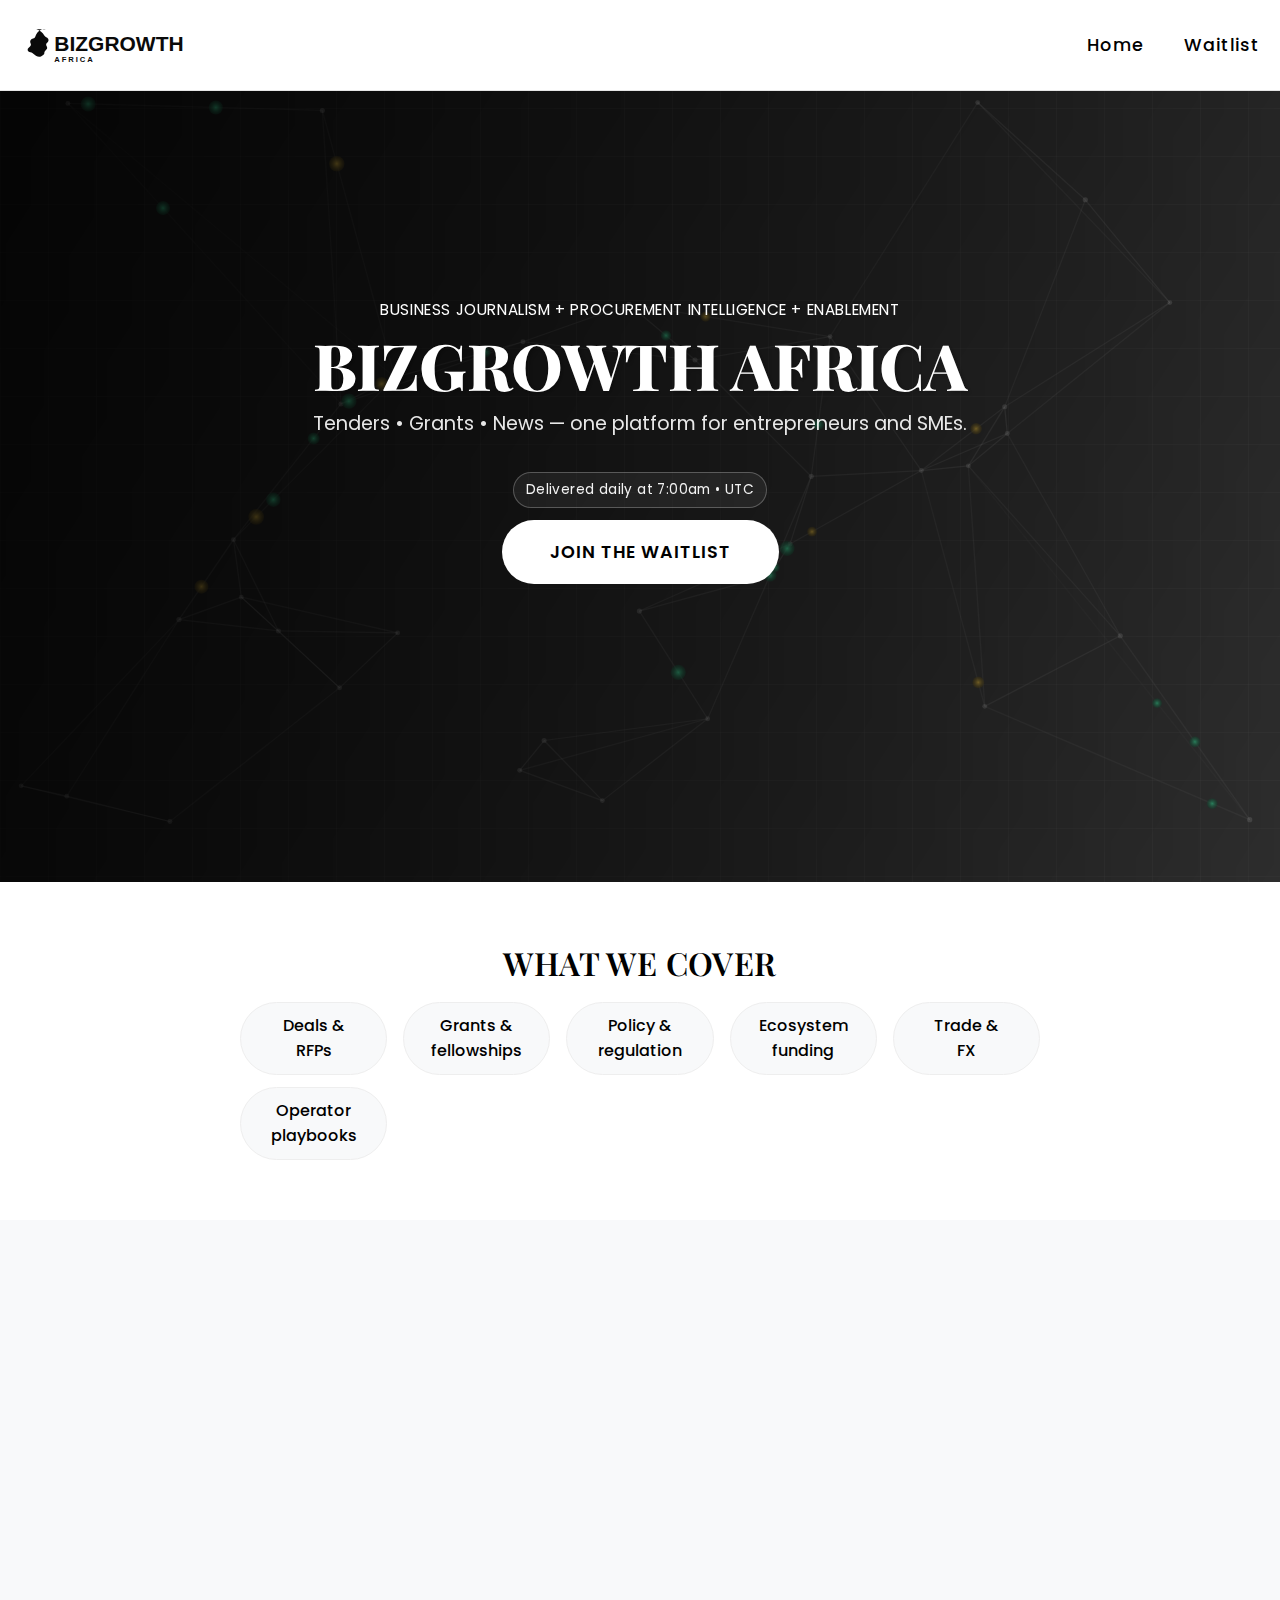
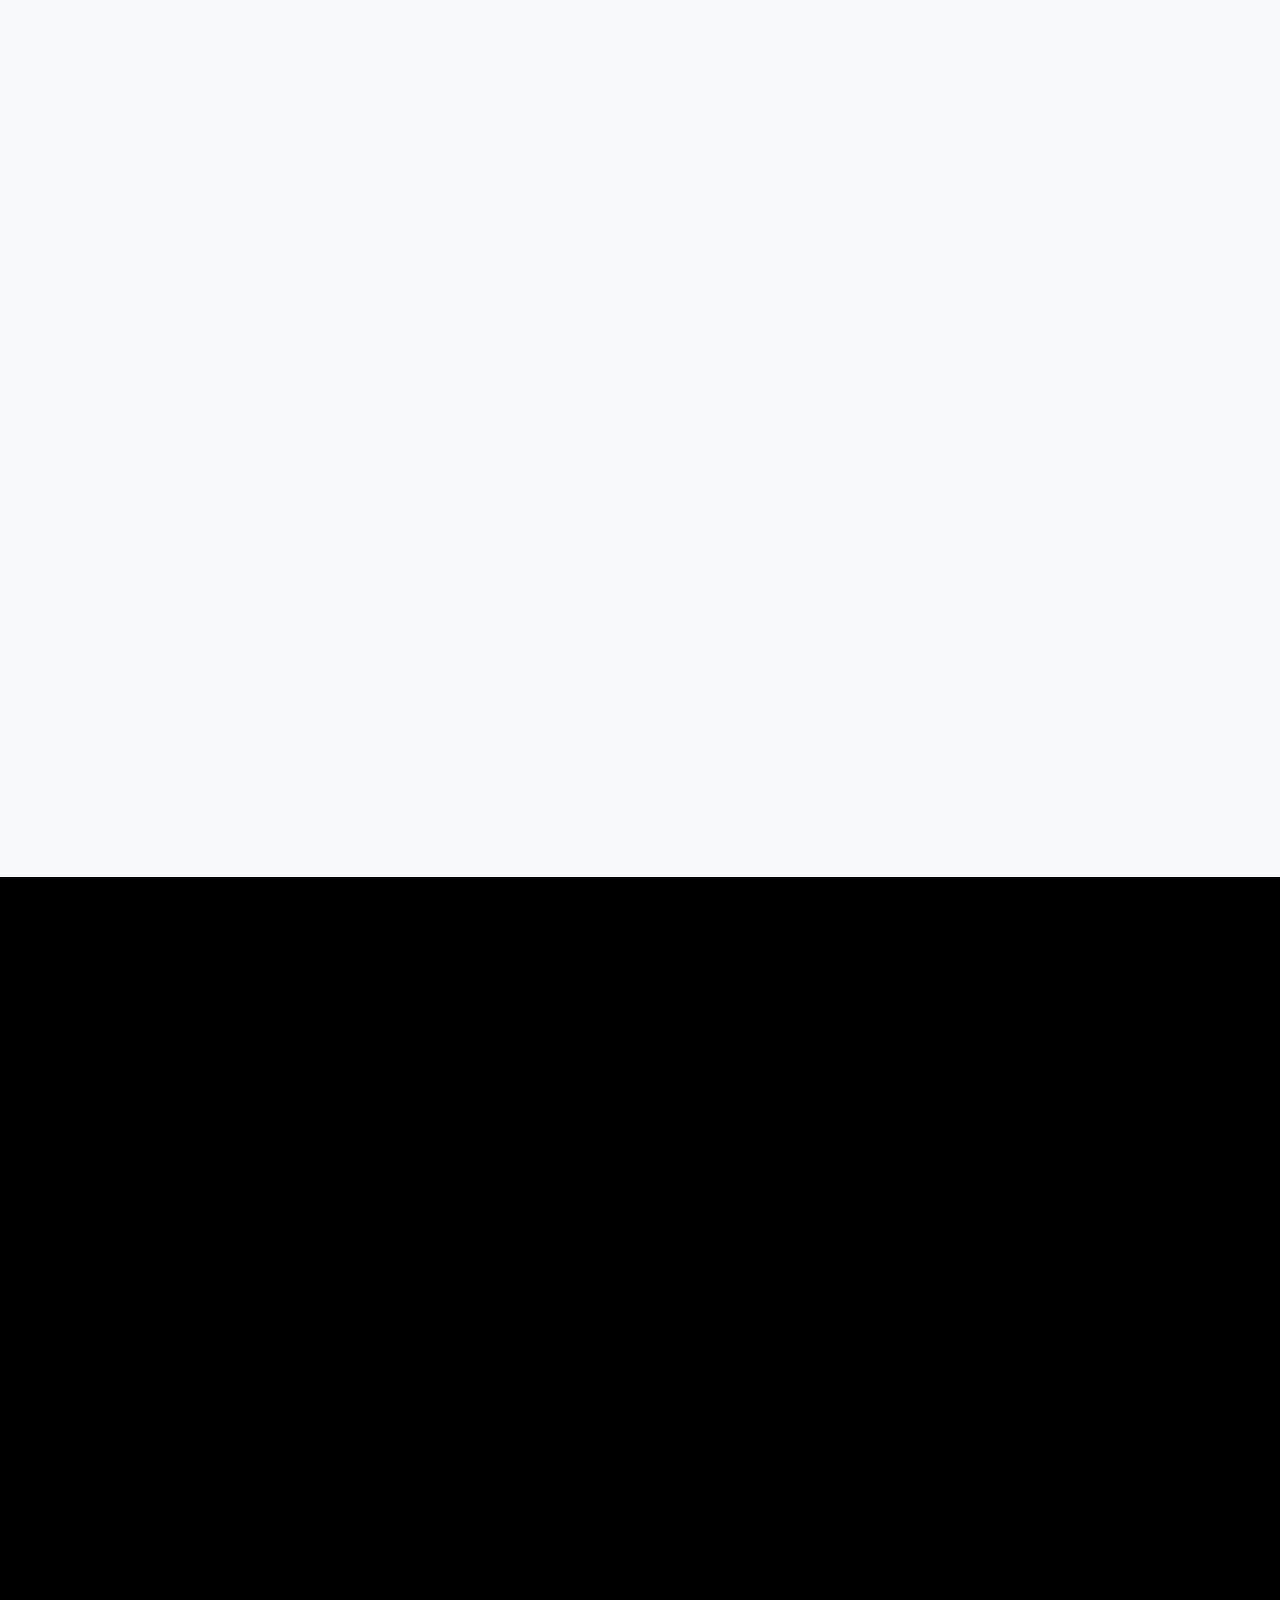
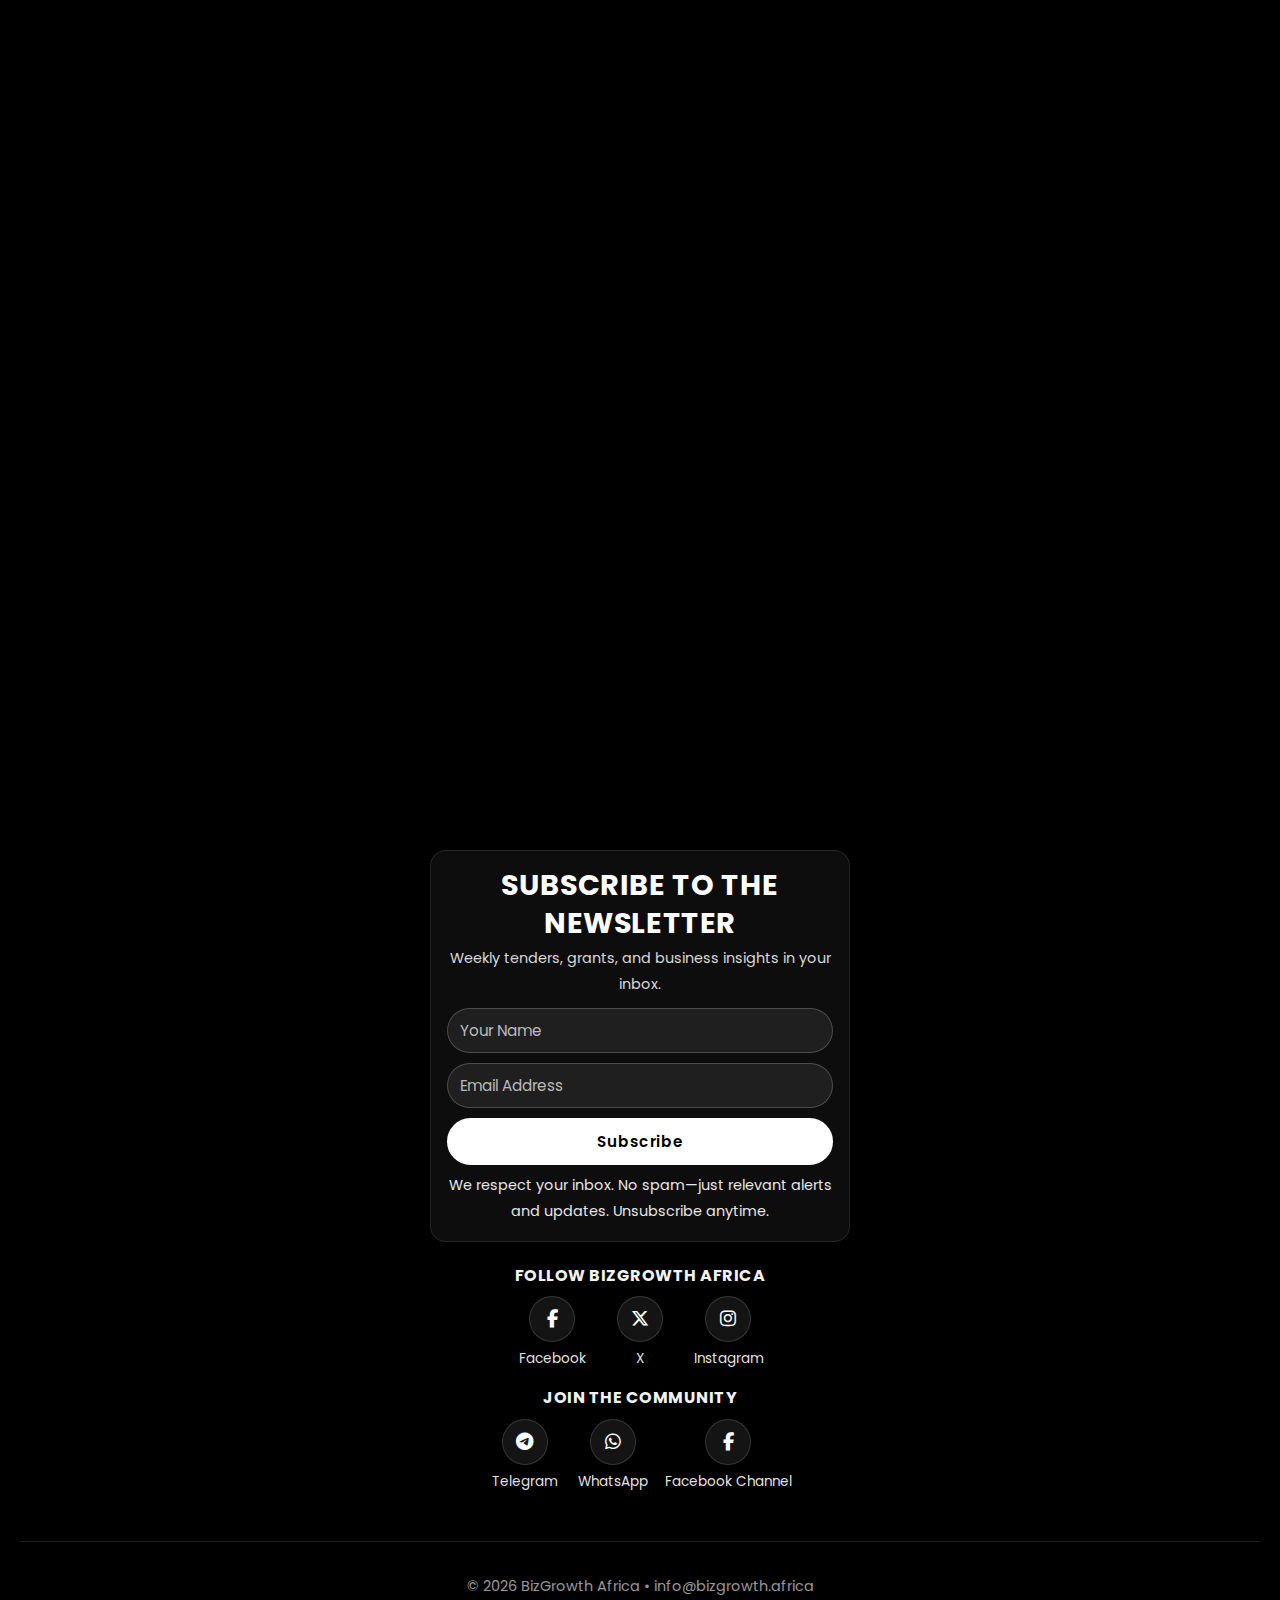
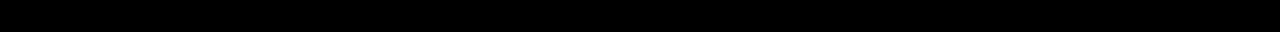
<file: index.html>
<!DOCTYPE html>
<html lang="en">

<head>
    <meta charset="UTF-8">
    <meta name="viewport" content="width=device-width, initial-scale=1.0">
    <meta name="description" content="BizGrowth Africa — tools, playbooks, and programs for African entrepreneurs. Join the waitlist for early access.">
    <title>BizGrowth Africa — Waitlist</title>
    
    <!-- Preload critical assets -->
    <link rel="preload" href="css/styles.css" as="style">
    <link rel="preload" href="js/main.js" as="script">
    <!-- Main stylesheet -->
    <link rel="stylesheet" href="css/styles.css">
        <!-- Font Awesome for official brand icons -->
        <link rel="stylesheet" href="https://cdnjs.cloudflare.com/ajax/libs/font-awesome/6.5.0/css/all.min.css">
    
    <!-- Optimize font loading -->
    <link rel="preconnect" href="https://fonts.googleapis.com">
    <link rel="preconnect" href="https://fonts.gstatic.com" crossorigin>
    <link href="https://fonts.googleapis.com/css2?family=Poppins:wght@300;400;500;600;700&family=Playfair+Display:wght@600;700&display=swap" rel="stylesheet">
    
    <!-- Add favicon -->
    <link rel="icon" type="image/svg+xml" href="./img/bizgrowth-favicon.svg">
    
    <!-- Optimize script loading for animations -->
    <script>
        // Preload animation-related resources
        document.addEventListener('DOMContentLoaded', function() {
            // Preload images that are used in animations
            const preloadImages = [
                'https://images.unsplash.com/photo-1522202176988-66273c2fd55f?ixlib=rb-4.0.3&auto=format&fit=crop&w=800&q=80',
                'https://images.unsplash.com/photo-1554224155-6726b3ff858f?ixlib=rb-4.0.3&auto=format&fit=crop&w=800&q=80',
                'https://images.unsplash.com/photo-1552664730-d307ca884978?ixlib=rb-4.0.3&auto=format&fit=crop&w=800&q=80',
                'https://images.unsplash.com/photo-1522071820081-009f0129c71c?ixlib=rb-4.0.3&auto=format&fit=crop&w=800&q=80',
                'https://images.unsplash.com/photo-1573497019940-1c28c88b4f3e?ixlib=rb-4.0.3&auto=format&fit=crop&w=150&q=80'
            ];
            
            preloadImages.forEach(src => {
                const img = new Image();
                img.src = src;
            });
        });
    </script>
    
    <!-- Load main script with animation support -->
    <script src="js/main.js" defer></script>
    <style>
        .logo-img {
            height: 40px;
            width: auto;
            display: block;
        }
    </style>
</head>

<body>
    <header>
        <nav>
            <a href="index.html" class="logo">
                <img src="./img/bizgrowth-logo-africa-dark.svg" alt="BizGrowth Africa" class="logo-img" data-logo-dark="./img/bizgrowth-logo-africa-dark.svg" data-logo-light="./img/bizgrowth-logo-africa-light.svg">
            </a>
            <div class="nav-toggle" aria-label="Toggle navigation">
                <span></span>
                <span></span>
                <span></span>
            </div>
            <ul>
                <li><a href="index.html">Home</a></li>
                <li><a href="#waitlist">Waitlist</a></li>
            </ul>
        </nav>
    </header>
    <main>
        <section id="hero">
            <div class="hero-live-container">
                <canvas id="hero-live" aria-hidden="true"></canvas>
                <div class="hero-overlay"></div>
            </div>
            <div class="hero-content">
                <div class="hero-kicker animate-on-scroll">Business Journalism + Procurement Intelligence + Enablement</div>
                <h1 class="hero-title animate-on-scroll">BizGrowth Africa</h1>
                <p class="hero-subtitle animate-on-scroll">Tenders • Grants • News — one platform for entrepreneurs and SMEs.</p>
                <div class="hero-meta animate-on-scroll" id="hero-delivery-chip" aria-live="polite">Delivered daily at 7:00am • Local time</div>
                <div class="hero-cta-group animate-on-scroll">
                    <a href="#waitlist"><button class="cta-button">Join the Waitlist</button></a>
                </div>
            </div>
        </section>

        <!-- Signals strip removed -->

        <!-- Journey timeline moved below waitlist -->

        <!-- Today’s Briefing removed -->

        <!-- What we cover (editorial stack) -->
        <section id="coverage-compact" aria-label="What we cover">
            <div class="coverage-compact-wrap">
                <h2 class="section-kicker">What we cover</h2>
                <ul class="coverage-bullets">
                    <li class="force-two"><span class="line-break">Deals & </span><span class="line-break">RFPs</span></li>
                    <li>Grants & fellowships</li>
                    <li>Policy & regulation</li>
                    <li>Ecosystem funding</li>
                    <li class="force-two"><span class="line-break">Trade & </span><span class="line-break">FX</span></li>
                    <li>Operator playbooks</li>
                </ul>
            </div>
        </section>

        <!-- First 7 Days and Source credibility removed -->

        <section id="waitlist">
            <div class="waitlist-container">
                <h2 class="animate-on-scroll">Become a Member</h2>
                <p class="waitlist-subtitle animate-on-scroll">Join the BizGrowth Africa waitlist to unlock tenders, grants, and trusted business news at launch. Membership notices arrive first.</p>
                <form id="waitlist-form" name="bga-waitlist" class="animate-on-scroll">
                    <input type="hidden" name="formType" value="membership">
                    <input type="hidden" name="userId" id="userId">
                    <input type="hidden" name="referrerId" id="referrerId">
                    <div class="form-group">
                        <input type="text" id="firstName" name="firstName" placeholder="First Name" required>
                    </div>
                    <div class="form-group">
                        <input type="text" id="lastName" name="lastName" placeholder="Last Name" required>
                    </div>
                    <div class="form-group">
                        <input type="tel" id="phone" name="phone" placeholder="Phone Number" required>
                    </div>
                    <div class="form-group">
                        <input type="email" id="email" name="email" placeholder="Email" required>
                    </div>
                    <div class="form-group">
                        <input type="text" id="country" name="country" placeholder="Country" required>
                    </div>
                    <div class="form-group">
                        <select id="interest" name="interest" required>
                            <option value="">What are you most interested in?</option>
                            <option value="tenders">Tenders & procurement</option>
                            <option value="grants">Grants & fellowships</option>
                            <option value="news">Business news & insights</option>
                            <option value="all">All of the above</option>
                        </select>
                    </div>
                    <button type="submit" class="submit-button">Become a Member</button>
                </form>
                <p class="disclaimer animate-on-scroll">Become a member today and receive early access, curated tenders & grants, and launch updates.</p>
                <div class="referral-card animate-on-scroll">
                    <div class="referral-title">Skip the line</div>
                    <p class="referral-copy">Move up 5 spots for each friend who joins from your link.</p>
                    <button class="referral-copy-btn" id="referral-copy-btn" type="button">Copy your invite link</button>
                    <div class="referral-toast" id="referral-toast" role="status" aria-live="polite" hidden>Link copied</div>
                </div>
            </div>
        </section>
        <!-- Journey timeline using About page destination style (moved below waitlist) -->
        <section id="value-prop" aria-label="Why BizGrowth Africa">
            <div class="story-content">
                <h2 class="animate-on-scroll">BizGrowth Africa — What it is & What you’ll gain</h2>
                <div class="story-timeline">
                    <div class="timeline-item animate-on-scroll">
                        <div class="timeline-marker">
                            <span class="marker-dot"></span>
                            <span class="marker-line"></span>
                        </div>
                        <div class="timeline-content">
                            <h3>What is BizGrowth Africa?</h3>
                            <p>A Pan‑African platform that combines business journalism, procurement intelligence, and entrepreneurship enablement—built for SMEs, startups, and operators.</p>
                        </div>
                    </div>
                    <div class="timeline-item animate-on-scroll">
                        <div class="timeline-marker">
                            <span class="marker-dot"></span>
                            <span class="marker-line"></span>
                        </div>
                        <div class="timeline-content">
                            <h3>The core pillars</h3>
                            <p>Tenders & procurement hub • Opportunities (grants & fellowships) • Business news & entrepreneurial insights.</p>
                        </div>
                    </div>
                    <div class="timeline-item animate-on-scroll">
                        <div class="timeline-marker">
                            <span class="marker-dot"></span>
                            <span class="marker-line"></span>
                        </div>
                        <div class="timeline-content">
                            <h3>What you’ll gain: daily deal flow</h3>
                            <p>Real‑time tender discovery across Africa, curated to your capabilities so you can find and focus on the right opportunities.</p>
                        </div>
                    </div>
                    <div class="timeline-item animate-on-scroll">
                        <div class="timeline-marker">
                            <span class="marker-dot"></span>
                            <span class="marker-line"></span>
                        </div>
                        <div class="timeline-content">
                            <h3>What you’ll gain: alerts & shortlists</h3>
                            <p>Save opportunities, get deadline reminders, and stay on top of new matches without manual searching.</p>
                        </div>
                    </div>
                    <div class="timeline-item animate-on-scroll">
                        <div class="timeline-marker">
                            <span class="marker-dot"></span>
                            <span class="marker-line"></span>
                        </div>
                        <div class="timeline-content">
                            <h3>What you’ll gain: execution support</h3>
                            <p>Templates, AI‑assistance, and trusted reporting so you can draft stronger submissions and make informed decisions—fast.</p>
                        </div>
                    </div>
                </div>
                <div class="story-conclusion animate-on-scroll">
                    <p>Destination: consistent pipeline, better decisions, stronger execution—and a community to scale with.</p>
                </div>
            </div>
        </section>
    </main>
    <footer>
        <div class="footer-newsletter" id="newsletter">
            <div class="footer-newsletter-inner">
                <h3 class="footer-newsletter-title">Subscribe to the Newsletter</h3>
                <p class="footer-newsletter-subtitle">Weekly tenders, grants, and business insights in your inbox.</p>
                <form name="bga-newsletter" class="footer-newsletter-form">
                    <div class="fn-group">
                        <input type="text" name="name" placeholder="Your Name" required>
                    </div>
                    <div class="fn-group">
                        <input type="email" name="email" placeholder="Email Address" required>
                    </div>
                    <button type="submit" class="footer-newsletter-button">Subscribe</button>
                </form>
                <p class="footer-legal">We respect your inbox. No spam—just relevant alerts and updates. Unsubscribe anytime.</p>
            </div>
        </div>
        <div class="footer-social">
            <div class="social-group">
                <h4 class="footer-social-title">Follow BizGrowth Africa</h4>
                <div class="social-set">
                    <a class="social-item is-facebook" href="https://www.facebook.com/share/1ARErnneyb/?mibextid=wwXIfr" target="_blank" rel="noopener noreferrer">
                        <span class="social-circle" aria-hidden="true"><i class="fa-brands fa-facebook-f"></i></span>
                        <span class="social-label">Facebook</span>
                    </a>
                    <a class="social-item is-x" href="https://x.com/BizGrowthAfrica" target="_blank" rel="noopener noreferrer">
                        <span class="social-circle" aria-hidden="true"><i class="fa-brands fa-x-twitter"></i></span>
                        <span class="social-label">X</span>
                    </a>
                    <a class="social-item is-instagram" href="https://www.instagram.com/bizgrowth_africa?igsh=d3d0OWJuMHU3dms5&utm_source=qr" target="_blank" rel="noopener noreferrer">
                        <span class="social-circle" aria-hidden="true"><i class="fa-brands fa-instagram"></i></span>
                        <span class="social-label">Instagram</span>
                    </a>
                </div>
            </div>
            <div class="social-group">
                <h4 class="footer-social-title">Join the community</h4>
                <div class="social-set">
                    <a class="social-item is-telegram" href="https://t.me/+ZkVsvN0zrks2Y2I0" target="_blank" rel="noopener noreferrer">
                        <span class="social-circle" aria-hidden="true"><i class="fa-brands fa-telegram"></i></span>
                        <span class="social-label">Telegram</span>
                    </a>
                    <a class="social-item is-whatsapp" href="https://chat.whatsapp.com/DjFkc7i6xZiBa3Hm47Bssn" target="_blank" rel="noopener noreferrer">
                        <span class="social-circle" aria-hidden="true"><i class="fa-brands fa-whatsapp"></i></span>
                        <span class="social-label">WhatsApp</span>
                    </a>
                    <a class="social-item is-fbchannel" href="https://web.facebook.com/share/g/19bzMiHKr6/" target="_blank" rel="noopener noreferrer">
                        <span class="social-circle" aria-hidden="true"><i class="fa-brands fa-facebook-f"></i></span>
                        <span class="social-label">Facebook Channel</span>
                    </a>
                </div>
            </div>
        </div>
        <div class="footer-bottom">
            <p>&copy; 2026 BizGrowth Africa • info@bizgrowth.africa</p>
        </div>
    </footer>
    <!-- Sample modal -->
    <div class="sample-overlay" id="sample-overlay" hidden>
        <div class="sample-modal">
            <button class="sample-close" id="sample-close" aria-label="Close"></button>
            <h3 class="sample-title">Send me a sample</h3>
            <p class="sample-sub">We’ll email today’s unlocked headline.</p>
            <form class="sample-form" id="sample-form">
                <input type="text" placeholder="Your name" required>
                <input type="email" placeholder="Email address" required>
                <button type="submit" class="footer-newsletter-button">Send sample</button>
            </form>
            <div class="sample-success" id="sample-success" hidden>Sample sent. Check your inbox.</div>
        </div>
    </div>
    <!-- Submission result modal (reuses sample-modal styling) -->
    <div class="sample-overlay" id="submit-overlay" hidden>
        <div class="sample-modal">
            <button class="sample-close" id="submit-close" aria-label="Close"></button>
            <h3 class="sample-title" id="submit-title">Success</h3>
            <p class="sample-sub" id="submit-message">Your submission was received.</p>
            <div class="sample-success" id="submit-extra" hidden></div>
        </div>
    </div>
</body>

</html>
</file>
<file: css/styles.css>
#hero h2 {
    font-family: 'Playfair Display', serif;
}

/* General styles */
body {
    background-color: #fff;
    color: #000;
    font-family: 'Poppins', sans-serif;
    margin: 0;
    padding: 0;
    line-height: 1.6;
    -webkit-font-smoothing: antialiased;
    -moz-osx-font-smoothing: grayscale;
}

/* Typography base */
:root {
    --h1-size: clamp(2.5rem, 5vw, 4.5rem);
    --h2-size: clamp(1.5rem, 3vw, 2rem);
    --h3-size: clamp(1.2rem, 2.5vw, 1.8rem);
    --h4-size: clamp(1rem, 2vw, 1.4rem);
    --p-size: clamp(1rem, 1.5vw, 1.3rem);
    --small-size: clamp(0.875rem, 1.2vw, 1rem);
    --font-weight-light: 300;
    --font-weight-regular: 400;
    --font-weight-medium: 500;
    --font-weight-semibold: 600;
    --font-weight-bold: 700;
    --section-spacing: clamp(30px, 5vh, 50px);
    --content-spacing: clamp(20px, 3vh, 30px);
    --paragraph-spacing: clamp(15px, 2vh, 20px);
    --list-item-spacing: clamp(10px, 1.5vh, 15px);
}

/* Headings styles */
h1, h2, h3, h4, h5, h6 {
    font-family: 'Poppins', sans-serif;
    color: #000;
    font-weight: var(--font-weight-bold);
    text-transform: uppercase;
    letter-spacing: 1px;
    margin: 20px 0;
    text-align: center;
    position: relative;
    line-height: 1.3;
}

h1 {
    font-size: var(--h1-size);
    font-weight: var(--font-weight-bold);
}

h2 {
    font-size: var(--h2-size);
    font-weight: var(--font-weight-semibold);
}

h3 {
    font-size: var(--h3-size);
    font-weight: var(--font-weight-medium);
}

h4 {
    font-size: var(--h4-size);
    font-weight: var(--font-weight-medium);
}

/* Paragraph and text styles */
p, li, a, span, button, input, select, textarea {
    font-family: 'Poppins', sans-serif;
    color: #000;
}

p {
    font-size: var(--p-size);
    line-height: 1.8;
    margin-bottom: 1.5rem;
    font-weight: var(--font-weight-regular);
}

/* Navigation text */
header nav ul li a {
    font-family: 'Poppins', sans-serif;
    color: #000;
    font-weight: var(--font-weight-medium);
    font-size: 1.1rem;
    letter-spacing: 0.5px;
}

/* Button text */
button, .cta-button, .submit-button {
    font-family: 'Poppins', sans-serif;
    color: #000;
    font-weight: var(--font-weight-medium);
    letter-spacing: 0.5px;
}

/* Form elements */
input, select, textarea {
    font-family: 'Poppins', sans-serif;
    color: #000;
    font-weight: var(--font-weight-regular);
}

/* Card text */
.program-card h3,
.growth-area-card h4,
.journey-card h3,
.transform-item p {
    font-family: 'Poppins', sans-serif;
    color: #000;
}

/* Footer text */
footer p, .contact-info p {
    font-family: 'Poppins', sans-serif;
    color: #000;
    font-weight: var(--font-weight-regular);
}

/* Enhanced text styles for specific sections */
.lead, .tagline {
    font-size: var(--h3-size);
    font-weight: var(--font-weight-medium);
    line-height: 1.6;
    color: #000;
}

.emphasis-text {
    font-size: var(--h2-size);
    font-weight: var(--font-weight-bold);
    color: #000;
}

/* List items */
ul li, ol li {
    font-family: 'Poppins', sans-serif;
    color: #000;
    font-weight: var(--font-weight-regular);
    line-height: 1.6;
}

/* Small text */
small, .disclaimer {
    font-family: 'Poppins', sans-serif;
    color: #000;
    font-size: var(--small-size);
    font-weight: var(--font-weight-regular);
}

/* Responsive typography adjustments */
@media (max-width: 768px) {
    :root {
        --h1-size: clamp(2rem, 4vw, 3rem);
        --h2-size: clamp(1.3rem, 2.5vw, 1.8rem);
        --h3-size: clamp(1.1rem, 2vw, 1.5rem);
        --h4-size: clamp(0.9rem, 1.8vw, 1.2rem);
        --p-size: clamp(0.9rem, 1.3vw, 1.1rem);
    }
}

/* Section title animations */
.content h2 {
    opacity: 0;
    transform: translateY(20px);
    animation: fadeSlideUp 0.8s ease forwards;
}

/* Button styles */
button {
    background-color: #fff;
    color: #000;
    border: 2px solid #000;
    padding: 10px 20px;
    font-size: 1rem;
    cursor: pointer;
    transition: all 0.3s ease;
}

button:hover {
    background-color: #000;
    color: #fff;
    border-color: #fff;
}

/* Navbar styles */
header nav {
    background: #fff;
    border-bottom: 1px solid rgba(0, 0, 0, 0.1);
    padding: 20px;
    position: fixed;
    width: 100%;
    top: 0;
    z-index: 1000;
    transition: all 0.3s ease;
    box-sizing: border-box;
    display: flex;
    justify-content: space-between;
    align-items: center;
}

header nav.scrolled {
    background: #000;
}

header nav ul {
    display: flex;
    list-style: none;
    padding: 0;
    margin: 0;
    justify-content: center;
    gap: 40px;
}

header nav ul li a {
    color: #000;  /* Black text for white background */
    text-decoration: none;
    font-size: 1.1rem;
    font-weight: 500;
    letter-spacing: 1px;
    padding: 8px 0;
    position: relative;
    transition: all 0.3s ease;
}

header nav.scrolled ul li a {
    color: #fff;  /* White text for black background */
}

/* Hover effect for links */
header nav ul li a::after {
    content: '';
    position: absolute;
    bottom: 0;
    left: 0;
    width: 0;
    height: 2px;
    background: #000;  /* Black underline for white background */
    transition: width 0.3s ease;
}

header nav.scrolled ul li a::after {
    background: #fff;  /* White underline for black background */
}

header nav ul li a:hover::after {
    width: 100%;
}

/* Logo styles for navbar */
header nav .logo {
    color: #fff;
}
header nav .logo img.logo-img {
    height: 40px;
    width: auto;
    display: block;
}

header nav .logo-text::after {
    background: linear-gradient(90deg, #fff, transparent);
}

header nav .logo-highlight::before {
    background: rgba(255, 255, 255, 0.1);
}

/* Hamburger menu for mobile */
.nav-toggle {
    display: none;
    flex-direction: column;
    gap: 6px;
    cursor: pointer;
    padding: 10px;
    position: relative;
    z-index: 1001;
    isolation: isolate;                  
    transition: transform 0.3s ease;
}

.nav-toggle span {
    display: block;
    width: 25px;
    height: 2px;
    background-color: #000;
    transition: all 0.3s ease;
}

/* Enhanced active state animations */
.nav-toggle.active span:nth-child(1) {
transform: translateY(8px) rotate(45deg);
}

.nav-toggle.active span:nth-child(2) {
transform: scale(0);
opacity: 0;
}

.nav-toggle.active span:nth-child(3) {
transform: translateY(-8px) rotate(-45deg);
}

/* Hover effects */
.nav-toggle:hover span {
    background-color: rgba(0, 0, 0, 0.8);
}

.nav-toggle:active span {
transform: scale(0.95);          
}

/* Mobile Navigation Styles */
@media (max-width: 768px) {
    header nav {
        padding: 15px 20px;
        background: #fff;
        transition: all 0.3s ease;
    }

    header nav.scrolled {
        background: #000;
    }

    header nav ul {
        display: none;
        position: absolute;
        top: 100%;
        left: 0;
        width: 100%;
        flex-direction: column;
        background: #fff;
        padding: 10px 0;
        gap: 0;
        z-index: 1000;
        opacity: 0;
        visibility: hidden;
        transition: all 0.3s ease;
        box-shadow: 0 4px 6px rgba(0, 0, 0, 0.1);
    }

    header nav.scrolled ul {
        background: #000;
    }

    header nav ul.active {
        display: flex;
        opacity: 1;
        visibility: visible;
    }

    header nav ul li {
        width: 100%;
        opacity: 0;
        transform: translateY(10px);
        transition: all 0.3s ease;
    }

    header nav ul.active li {
        opacity: 1;
        transform: translateY(0);
    }

    header nav ul li a {
        display: block;
        padding: 12px 30px;
        font-size: 1.1rem;
        color: #000;
        border-bottom: 1px solid rgba(0, 0, 0, 0.1);
        transition: all 0.3s ease;
    }

    header nav.scrolled ul li a {
        color: #fff;
        border-bottom: 1px solid rgba(255, 255, 255, 0.1);
    }

    header nav ul li a:hover {
        background: #f8f9fa;
        padding-left: 35px;
    }

    header nav.scrolled ul li a:hover {
        background: rgba(255, 255, 255, 0.1);
    }

    header nav ul li:last-child a {
        border-bottom: none;
    }

    /* Staggered animation for menu items */
    header nav ul.active li:nth-child(1) { transition-delay: 0.1s; }
    header nav ul.active li:nth-child(2) { transition-delay: 0.2s; }
    header nav ul.active li:nth-child(3) { transition-delay: 0.3s; }
    header nav ul.active li:nth-child(4) { transition-delay: 0.4s; }

    .nav-toggle {
        display: flex;
        z-index: 1001;
    }

    .nav-toggle span {
        background-color: #000;
        transition: all 0.3s ease;
    }

    header nav.scrolled .nav-toggle span {
        background-color: #fff;
    }

    header nav.scrolled .nav-toggle:hover span {
        background-color: rgba(255, 255, 255, 0.8);
    }

    /* Active state for hamburger menu */
    .nav-toggle.active span:nth-child(1) {
        transform: translateY(8px) rotate(45deg);
    }

    .nav-toggle.active span:nth-child(2) {
            opacity: 0;
    }

    .nav-toggle.active span:nth-child(3) {
        transform: translateY(-8px) rotate(-45deg);
    }

    /* Prevent body scroll when menu is open */
    body.menu-open {
        overflow: hidden;
    }

    /* Ensure logo is visible in mobile view */
    header nav .logo {
        color: #000;
        z-index: 1001;
        transition: color 0.3s ease;
    }

    header nav.scrolled .logo {
        color: #fff;
    }

    header nav .logo-text,
    header nav .logo-highlight {
        color: inherit;
    }
}

/* Footer styles */
footer {
    background-color: #fff;
    text-align: center;
    padding: 20px 0;
    margin-top: 0;
}

.footer-logo {
    font-family: 'Poppins', sans-serif;
    font-size: 1.8rem;
    font-weight: 700;
    display: flex;
    justify-content: center;
    align-items: center;
    gap: 5px;
    position: relative;
    padding: 5px 0;
}

.footer-logo a {
    display: block;
    text-decoration: none;
    transition: transform 0.3s ease;
}

.footer-logo a:hover {
    transform: scale(1.02);
}

.footer-logo .logo-text {
    position: relative;
    display: inline-block;
    color: #fff;
}

.footer-logo .logo-text::after {
    content: '';
    position: absolute;
    bottom: 0;
    left: 0;
    width: 100%;
    height: 3px;
    background: linear-gradient(90deg, #fff, transparent);
    transform: scaleX(0);
    transform-origin: left;
    transition: transform 0.3s ease;
}

.footer-logo:hover .logo-text::after {
    transform: scaleX(1);
}

.footer-logo .logo-highlight {
    color: #fff;
    font-weight: 800;
    position: relative;
    display: inline-block;
}

.footer-logo .logo-highlight::before {
    content: '';
    position: absolute;
    bottom: 2px;
    left: 0;
    width: 100%;
    height: 8px;
    background: rgba(255, 255, 255, 0.1);
    z-index: -1;
    transform: skewX(-15deg);
}

footer p {
    margin: 0;
    font-size: 0.9rem;
    color: #333;
}

.contact-info {
    margin-top: 15px;
    font-size: 0.9rem;
    color: #333;
    display: flex;
    flex-direction: column;
    gap: 5px;
    align-items: center;
}

.contact-info p {
    margin: 0;
}

/* Enhanced footer logo styles */
.footer-logo-img {
    width: 180px;
    height: auto;
    opacity: 0.9;
    transition: opacity 0.3s ease;
}

.footer-logo-img:hover {
    opacity: 1;
}

/* Section spacing */
main section {
    padding: var(--section-spacing) clamp(20px, 5vw, 40px);
}

/* Adjust spacing between sections */
main section + section {
    margin-top: 0;
    padding-top: clamp(20px, 4vh, 30px);
}

/* Smooth scrolling */
html {
    scroll-behavior: smooth;
    scroll-padding-top: 80px;
}

/* Hero section styles */
#hero {
    position: relative;
    min-height: 88vh;
    display: flex;
    align-items: center;
    justify-content: center;
    color: #fff;
    overflow: hidden;
}

.hero-overlay {
    position: absolute;
    top: 0;
    left: 0;
    width: 100%;
    height: 100%;
    background: linear-gradient(to right, rgba(0,0,0,0.8), rgba(0,0,0,0.4));
}

.hero-content {
    position: relative;
    z-index: 2;
    max-width: 1200px;
    padding: 0 20px;
    text-align: center;
    display: flex;
    flex-direction: column;
    align-items: center;
}

#hero h1 {
    font-size: clamp(2.4rem, 6vw, 4rem);
    line-height: 1.08;
    margin: 0 0 10px 0;
    font-weight: 800;
    letter-spacing: -0.5px;
    color: #fff;
    text-shadow: 2px 2px 4px rgba(0,0,0,0.28);
}

.hero-kicker { font-size: 0.95rem; letter-spacing: 0.6px; text-transform: uppercase; opacity: 0.9; margin: 0 0 8px 0; }
.hero-title { font-family: 'Playfair Display', serif; }
.hero-subtitle { font-size: clamp(1rem, 2.2vw, 1.25rem); margin: 0 0 16px 0; opacity: 0.92; }
.hero-meta {
    display: inline-block;
    margin: 0 0 12px 0;
    padding: 6px 12px;
    border-radius: 999px;
    border: 1px solid rgba(255,255,255,0.25);
    color: rgba(255,255,255,0.95);
    background: rgba(255,255,255,0.06);
    font-size: 0.85rem;
    letter-spacing: 0.4px;
}

.hero-eyebrow {
    display: inline-block;
    padding: 6px 12px;
    border: 1px solid rgba(255,255,255,0.35);
    border-radius: 999px;
    color: #fff;
    background: rgba(255,255,255,0.06);
    font-size: 0.9rem;
    letter-spacing: 0.6px;
    text-transform: uppercase;
    margin-bottom: 1rem;
}

.hero-features {
    display: flex;
    gap: 12px;
    flex-wrap: wrap;
    justify-content: center;
    margin: 1rem 0 1.5rem;
    position: relative;
    z-index: 2;
}

.hero-badge {
    display: inline-block;
    padding: 8px 14px;
    border-radius: 999px;
    border: 1px solid rgba(255,255,255,0.3);
    background: rgba(255,255,255,0.08);
    color: #fff;
    font-size: 0.95rem;
    white-space: nowrap;
}

.hero-cta-group {
    display: flex;
    align-items: center;
    justify-content: center;
    gap: 0;
    position: relative;
    z-index: 2;
}

.hero-secondary-link {
    color: #fff;
    text-decoration: none;
    opacity: 0.9;
    border-bottom: 1px solid rgba(255,255,255,0.4);
    padding-bottom: 2px;
    transition: opacity 0.3s ease;
}

.hero-secondary-link:hover {
    opacity: 1;
}

.cta-button {
    display: inline-block;
    padding: 0.95rem 2rem;
    font-size: 1rem;
    font-weight: 600;
    text-transform: uppercase;
    letter-spacing: 1px;
    background: #fff;
    color: #000;
    border: none;
    border-radius: 50px;
    cursor: pointer;
    transition: all 0.3s ease;
}

.cta-button:hover {
    transform: translateY(-3px);
    box-shadow: 0 10px 20px rgba(0,0,0,0.2);
}

@media (max-width: 768px) {
    .cta-button {
        padding: 0.8rem 1.6rem;
        font-size: 0.95rem;
    }
    .hero-cta-group {
        flex-direction: column;
        gap: 8px;
    }
}

@media (max-width: 480px) {
    .cta-button {
        padding: 0.7rem 1.8rem;
        font-size: 0.85rem;
    }
}

/* Markets Ticker */
#markets-ticker {
    background: #0b0b0b;
    color: #fff;
    border-top: 1px solid rgba(255,255,255,0.08);
    border-bottom: 1px solid rgba(255,255,255,0.08);
    padding: 6px 0;
    overflow: hidden;
}
.ticker {
    position: relative;
    width: 100%;
    overflow: hidden;
}
.ticker-track {
    display: inline-flex;
    gap: 18px;
    align-items: center;
    white-space: nowrap;
    will-change: transform;
    animation: tickerScroll 45s linear infinite;
    padding-left: 12px;
}
.ticker-item {
    display: inline-flex;
    align-items: baseline;
    gap: 8px;
    padding: 4px 8px;
    border-radius: 999px;
    background: rgba(255,255,255,0.04);
    border: 1px solid rgba(255,255,255,0.08);
}
.ticker-symbol {
    font-weight: 600;
    letter-spacing: 0.4px;
}
.ticker-price {
    font-weight: 500;
    opacity: 0.95;
}
.ticker-change.up {
    color: #2ecc71;
}
.ticker-change.down {
    color: #e74c3c;
}
@keyframes tickerScroll {
    0% { transform: translateX(0); }
    100% { transform: translateX(-50%); }
}

.stat-container {
    max-width: 1200px;
    margin: 0 auto;
    display: flex;
    justify-content: space-around;
    align-items: center;
    padding: 0 20px;
}

.stat-item {
    text-align: center;
    padding: 30px;
    transition: transform 0.3s ease;
    position: relative;
}

.stat-item:hover {
    transform: translateY(-5px);
}

.stat-number {
    display: block;
    font-size: 2.5rem;
    font-weight: 600;
    color: #2c3e50;
    margin-bottom: 10px;
    letter-spacing: -0.5px;
    font-family: 'Poppins', sans-serif;
}

.stat-label {
    display: block;
    font-size: 1.1rem;
    color: #6c757d;
    font-weight: 400;
    text-transform: uppercase;
    letter-spacing: 1px;
}

@media (max-width: 768px) {
    .stat-container {
        flex-direction: column;
        gap: 40px;
    }
    
    .stat-item {
        padding: 20px;
    }
    
    .stat-number {
        font-size: 2rem;
    }
    
    .stat-label {
        font-size: 1rem;
    }
}

/* Value Proposition (timeline destination) */
#value-prop { padding: 80px 0; background: #000; }
#value-prop .story-content { max-width: 1000px; margin: 0 auto; padding: 0 20px; }
#value-prop h2 { text-align: center; margin: 0 0 22px 0; font-family: 'Playfair Display', serif; letter-spacing: 0.4px; color: #fff; }
#value-prop .story-timeline { position: relative; }
#value-prop .timeline-item { position: relative; display: flex; margin-bottom: 40px; }
#value-prop .timeline-marker .marker-dot { background: #fff; }
#value-prop .timeline-marker .marker-line { background: rgba(255,255,255,0.25); }
#value-prop .timeline-content h3 { color: #fff; }
#value-prop .timeline-content p { color: rgba(255,255,255,0.85); }
#value-prop .story-conclusion { background: rgba(255,255,255,0.05); border: 1px solid rgba(255,255,255,0.1); }
#value-prop .story-conclusion p { color: rgba(255,255,255,0.92); }
@media (max-width: 768px) {
    #value-prop { padding: 64px 0; }
}

/* Signals strip removed */

/* Today’s Briefing */
#edition-preview { padding: 70px 0; background: #fff; }
.edition-wrap { max-width: 1000px; margin: 0 auto; padding: 0 20px; }
.section-kicker { text-align: center; margin: 0 0 18px 0; font-family: 'Playfair Display', serif; letter-spacing: 0.4px; color: #000; }
.edition-header { display: flex; justify-content: space-between; align-items: center; gap: 12px; margin-bottom: 10px; }
.briefing-filters { display: flex; gap: 8px; flex-wrap: wrap; }
.brief-chip { padding: 6px 12px; border-radius: 999px; border: 1px solid #ddd; background: #f8f9fa; color: #000; font-size: 0.85rem; cursor: pointer; }
.brief-chip.is-active { background: #000; color: #fff; border-color: #000; }
.edition-list { list-style: none; margin: 0; padding: 0; display: grid; grid-template-columns: 1fr; gap: 16px; }
.edition-item { position: relative; padding: 18px 16px; border: 1px solid #eee; border-radius: 12px; background: #fff; overflow: hidden; }
.edition-item .headline { margin: 0 0 6px 0; font-size: 1.1rem; letter-spacing: -0.2px; }
.edition-item .deck { margin: 0 0 10px 0; color: #444; }
.unlock-btn { padding: 8px 12px; border-radius: 999px; border: 1px solid #000; background: #000; color: #fff; font-size: 0.85rem; cursor: pointer; }
.unlock-inline { margin-top: 10px; display: flex; gap: 8px; }
.unlock-inline input { flex: 1; padding: 8px 12px; border: 1px solid #ddd; border-radius: 999px; }
.unlock-inline .unlock-confirm { padding: 8px 12px; border-radius: 999px; border: 1px solid #000; background: #000; color: #fff; cursor: pointer; }
.lock-mask { position: absolute; inset: 0; backdrop-filter: blur(2px); background: linear-gradient(180deg, rgba(255,255,255,0.35), rgba(255,255,255,0.6)); pointer-events: none; }
.edition-item.unlocked .lock-mask { display: none; }
/* Today’s Briefing — responsive refinements */
@media (max-width: 900px) {
    .edition-wrap { padding: 0 16px; }
}
@media (max-width: 700px) {
    .edition-header { flex-direction: column; align-items: center; text-align: center; gap: 10px; }
    .briefing-filters { justify-content: center; }
}
@media (max-width: 520px) {
    .edition-item { padding: 14px 12px; }
    .edition-item .headline, .edition-item .deck { overflow-wrap: anywhere; word-break: break-word; }
    .unlock-inline { flex-wrap: wrap; }
    .unlock-inline input { flex: 1 1 100%; min-width: 0; }
    .unlock-inline .unlock-confirm { width: 100%; }
}
@media (max-width: 400px) {
    .brief-chip { font-size: 0.8rem; padding: 6px 10px; }
}

/* What we cover */
#coverage-compact { padding: 60px 0; background: #fff; }
.coverage-compact-wrap { max-width: 800px; margin: 0 auto; padding: 0 20px; text-align: center; }
.coverage-bullets {
    display: grid;
    grid-template-columns: repeat(auto-fit, minmax(140px, 1fr));
    gap: 12px 16px;
    padding: 0;
    margin: 0;
    list-style: none;
    justify-items: center;
}
.coverage-bullets li {
    padding: 10px 14px;
    border: 1px solid #eee;
    border-radius: 999px;
    background: #f8f9fa;
    font-weight: 500;
    width: 100%;
    box-sizing: border-box;
    text-align: center;
}
/* Force two-line labels for select short pills on wide screens */
@media (min-width: 992px) {
    .coverage-bullets li.force-two .line-break { display: block; }
}
@media (max-width: 420px) {
    .coverage-compact-wrap { padding: 0 16px; }
    .coverage-bullets { grid-template-columns: 1fr; gap: 10px; }
    .coverage-bullets li { padding: 10px 12px; }
}

/* First 7 Days removed */

/* Sources removed */

/* Waitlist Section */
#waitlist {
    padding: 6rem 0;
    background: #f8f9fa;
    width: 100%;
    box-sizing: border-box;
}

.waitlist-container {
    max-width: 800px;
    margin: 0 auto;
    padding: 0 20px;
    text-align: center;
    width: 100%;
    box-sizing: border-box;
}

.waitlist-subtitle {
    font-size: 1.2rem;
    color: #666;
    margin-bottom: 2rem;
}

#waitlist-form {
    background: #fff;
    padding: 3rem;
    border-radius: 15px;
    box-shadow: 0 10px 30px rgba(0,0,0,0.1);
    width: 100%;
    box-sizing: border-box;
}

.form-group {
    margin-bottom: 1.5rem;
    width: 100%;
    box-sizing: border-box;
}

.form-group input,
.form-group select {
    width: 100%;
    padding: 1rem;
    font-size: 1rem;
    border: 1px solid #ddd;
    border-radius: 8px;
    transition: all 0.3s ease;
    box-sizing: border-box;
    background-color: #fff;
    color: #000;
}

.form-group input:focus,
.form-group select:focus {
    outline: none;
    border-color: #000;
    box-shadow: 0 0 0 2px rgba(0,0,0,0.1);
}

.submit-button {
    display: inline-block;
    padding: 1.2rem 3rem;
    font-size: 1.1rem;
    font-weight: 600;
    text-transform: uppercase;
    letter-spacing: 1px;
    background: #000;
    color: #fff;
    border: 2px solid #000;
    border-radius: 50px;
    cursor: pointer;
    transition: all 0.3s ease;
    width: 100%;
    box-sizing: border-box;
}

.submit-button:hover {
    transform: translateY(-3px);
    box-shadow: 0 10px 20px rgba(0,0,0,0.2);
    background: #fff;
    color: #000;
    border-color: #000;
}

/* Referral card */
.referral-card { margin-top: 16px; padding: 16px; border: 1px dashed rgba(0,0,0,0.2); border-radius: 12px; background: #fff; }
.referral-title { font-weight: 800; letter-spacing: 0.6px; margin: 0 0 6px 0; }
.referral-copy { margin: 0 0 10px 0; color: #444; }
.referral-copy-btn { padding: 8px 12px; border-radius: 999px; border: 1px solid #000; background: #000; color: #fff; cursor: pointer; }
.referral-toast { margin-top: 8px; font-size: 0.9rem; color: #0a7a2f; }

@media (max-width: 768px) {
    #waitlist {
        padding: 4rem 0;
    }
    
    #waitlist-form {
        padding: 2rem;
        margin: 0;
        width: 100%;
        box-sizing: border-box;
    }
    
    .waitlist-container {
        padding: 0 15px;
    }
}

@media (max-width: 480px) {
    #waitlist-form {
        padding: 1.5rem;
    }
    
    .form-group {
        margin-bottom: 1rem;
    }
    
    .form-group input,
    .form-group select {
        padding: 0.8rem;
}

.submit-button {
        padding: 0.8rem;
    }
}

/* Footer Styles */
footer {
    background: #000;
    color: #fff;
    padding: 4rem 0 2rem;
}

.footer-content {
    max-width: 1200px;
    margin: 0 auto;
    padding: 0 20px;
    display: grid;
    grid-template-columns: repeat(auto-fit, minmax(200px, 1fr));
    gap: 3rem;
}

.footer-logo {
    font-size: 1.8rem;
    font-weight: 700;
    display: flex;
    justify-content: center;
    align-items: center;
}

.footer-links {
    display: flex;
    flex-direction: column;
    gap: 1rem;
}

.footer-links a {
    color: #fff;
    text-decoration: none;
    transition: opacity 0.3s ease;
}

.footer-links a:hover {
    opacity: 0.8;
}

.contact-info p {
    margin: 0.5rem 0;
    color: rgba(255,255,255,0.8);
}

.footer-bottom {
    max-width: 1200px;
    margin: 3rem auto 0;
    padding: 2rem 20px 0;
    border-top: 1px solid rgba(255,255,255,0.1);
    text-align: center;
}

.footer-bottom p {
    color: rgba(255,255,255,0.6);
}

/* Footer Newsletter */
.footer-newsletter { max-width: 1200px; margin: 0 auto; padding: 0 20px 10px; display: flex; justify-content: center; }
.footer-newsletter-inner { background: rgba(255,255,255,0.05); border: 1px solid rgba(255,255,255,0.1); border-radius: 16px; padding: 16px; text-align: center; max-width: 420px; width: 100%; box-sizing: border-box; overflow: hidden; }
.footer-newsletter-title {
    margin: 0 0 4px 0;
    color: #fff;
    font-weight: 700;
    letter-spacing: 0.6px;
}
.footer-newsletter-subtitle {
    margin: 0 0 10px 0;
    color: rgba(255,255,255,0.85);
}
.footer-newsletter-form { display: grid; grid-template-columns: 1fr; gap: 10px; box-sizing: border-box; }
.footer-newsletter-form .fn-group:first-child { grid-column: 1; }
.fn-group { min-width: 0; box-sizing: border-box; }
.fn-group input[type="text"], .fn-group input[type="email"] { width: 100%; max-width: 100%; padding: 10px 12px; border-radius: 999px; border: 1px solid rgba(255,255,255,0.2); background: rgba(255,255,255,0.08); color: #fff; font-size: 0.95rem; box-sizing: border-box; }
.fn-group input::placeholder {
    color: rgba(255,255,255,0.7);
}
.footer-newsletter-button {
    padding: 10px 16px;
    border-radius: 999px;
    border: 2px solid #fff;
    background: #fff;
    color: #000;
    font-weight: 600;
    letter-spacing: 0.6px;
    cursor: pointer;
    transition: all 0.3s ease;
    font-size: 0.95rem;
    width: 100%;
    box-sizing: border-box;
}
.footer-newsletter-button:hover {
    transform: translateY(-2px);
    background: transparent;
    color: #fff;
}
/* Footer legal note */
.footer-legal {
    margin: 8px 0 0 0;
    color: #fff;
    font-size: 0.9rem;
    opacity: 0.9;
}
/* Footer Social & Community (icon layout) */
.footer-social { max-width: 1000px; margin: 14px auto 0; padding: 0 20px; display: grid; gap: 18px; }
.social-group { display: grid; gap: 10px; }
.footer-social-title { margin: 0; color: #fff; font-weight: 700; letter-spacing: 0.5px; text-align: center; font-size: 1rem; opacity: 0.95; }
.social-set { display: flex; justify-content: center; align-items: center; flex-wrap: wrap; gap: 12px 16px; }
.social-item { display: grid; grid-template-columns: auto; justify-items: center; gap: 6px; text-decoration: none; color: #fff; min-width: 72px; }
.social-circle { width: 44px; height: 44px; display: inline-flex; align-items: center; justify-content: center; border-radius: 50%; background: rgba(255,255,255,0.08); border: 1px solid rgba(255,255,255,0.15); color: #fff; transition: transform 0.2s ease, background 0.2s ease, border-color 0.2s ease, color 0.2s ease, box-shadow 0.2s ease; }
.social-circle i { font-size: 18px; line-height: 1; }
.social-label { font-size: 0.85rem; color: rgba(255,255,255,0.9); }
.social-item:hover .social-circle { transform: translateY(-2px); box-shadow: 0 10px 18px rgba(0,0,0,0.25); }
/* Brand hover colors */
.social-item.is-facebook:hover .social-circle { background: #1877F2; border-color: #1877F2; color: #fff; }
.social-item.is-x:hover .social-circle { background: #000; border-color: #fff; color: #fff; }
.social-item.is-instagram:hover .social-circle { background: radial-gradient(45px 45px at 30% 30%, #FEDA77, #F58529 40%, #DD2A7B 70%, #8134AF 85%, #515BD4 100%); border-color: rgba(255,255,255,0.3); color: #fff; }
.social-item.is-telegram:hover .social-circle { background: #229ED9; border-color: #229ED9; color: #fff; }
.social-item.is-whatsapp:hover .social-circle { background: #25D366; border-color: #25D366; color: #fff; }
.social-item.is-fbchannel:hover .social-circle { background: #1877F2; border-color: #1877F2; color: #fff; }
@media (max-width: 768px) {
    .footer-newsletter-form { grid-template-columns: 1fr; }
    .footer-newsletter-button { width: 100%; }
}
/* Responsive Styles */
@media (max-width: 768px) {
    .stat-container {
        flex-direction: column;
        gap: 2rem;
    }

    .programs-grid {
        grid-template-columns: 1fr;
    }

    .footer-content {
        grid-template-columns: 1fr;
        text-align: center;
    }

    .footer-links {
        align-items: center;
    }
    
    #waitlist-form {
        padding: 2rem;
    }
}

@media (max-width: 480px) {
    :root {
        --h1-size: 2.2rem;
        --h2-size: 1.3rem;
        --p-size: 0.9rem;
    }
    
    #hero {
        padding-top: 100px;
    }
    
    .program-card {
        flex: 0 0 85vw;
    }
    
    #waitlist-form {
        width: 100%;
        padding: 10px;
    }
}

/* Guide Popup Styles */
.guide-popup-overlay {
    display: none;
    position: fixed;
    top: 0;
    left: 0;
    width: 100%;
    height: 100%;
    background: rgba(0, 0, 0, 0.1);
    backdrop-filter: blur(5px);
    z-index: 1000;
    opacity: 0;
    transition: opacity 0.3s ease;
}

.guide-popup-overlay.active {
    display: flex;
    opacity: 1;
    justify-content: center;
    align-items: center;
}

.guide-popup-content {
    background: #fff;
    padding: 40px;
    border-radius: 20px;
    border: 1px solid #000;
    box-shadow: 0 20px 40px rgba(0,0,0,0.1);
    text-align: center;
    max-width: 90%;
    width: 500px;
    transform: translateY(20px);
    opacity: 0;
    transition: all 0.4s cubic-bezier(0.4, 0, 0.2, 1);
    position: relative;
}

.guide-popup-overlay.active .guide-popup-content {
    transform: translateY(0);
    opacity: 1;
}

.guide-popup-title {
    font-size: clamp(1.5rem, 2.5vw, 2rem);
    color: #000;
    margin-bottom: 20px;
    font-weight: 600;
}

.guide-popup-message {
    font-size: 1.1rem;
    color: #000;
    line-height: 1.6;
    margin-bottom: 25px;
}

.guide-popup-form {
    display: flex;
    flex-direction: column;
    gap: 15px;
    margin-top: 20px;
    max-width: 300px;
    margin-left: auto;
    margin-right: auto;
}

.guide-popup-form input[type="email"] {
    width: 100%;
    padding: 12px 20px;
    border: 2px solid #000;
    border-radius: 30px;
    font-size: 1rem;
    transition: all 0.3s ease;
}

.guide-popup-form button {
    width: 100%;
    padding: 12px 20px;
    background: #000;
    color: #fff;
    border: 2px solid #000;
    border-radius: 30px;
    font-size: 1rem;
    cursor: pointer;
    transition: all 0.3s ease;
    margin-top: 10px;
}

.guide-popup-form button:hover {
    background: #fff;
    color: #000;
    transform: translateY(-3px);
    box-shadow: 0 10px 20px rgba(0,0,0,0.1);
}

.guide-popup-close {
    position: absolute;
    top: 15px;
    right: 15px;
    width: 30px;
    height: 30px;
    border: none;
    background: transparent;
    cursor: pointer;
    padding: 0;
    display: flex;
    align-items: center;
    justify-content: center;
}

.guide-popup-close::before,
.guide-popup-close::after {
    content: '';
    position: absolute;
    width: 20px;
    height: 2px;
    background: #000;
    transform-origin: center;
}

.guide-popup-close::before {
    transform: rotate(45deg);
}

.guide-popup-close::after {
    transform: rotate(-45deg);
}

.guide-popup-close:hover::before,
.guide-popup-close:hover::after {
    background: #666;
}

@media (max-width: 480px) {
    .guide-popup-content {
        padding: 30px 20px;
    }
    
    .guide-popup-title {
        font-size: 1.5rem;
    }
    
    .guide-popup-message {
        font-size: 1rem;
    }
}

/* Logo styles */
.logo {
    font-family: 'Poppins', sans-serif;
    font-size: 1.8rem;
    font-weight: 700;
    text-decoration: none;
    color: #fff;
    display: flex;
    align-items: center;
    gap: 5px;
    position: relative;
    padding: 5px 0;
    transition: color 0.3s ease;
}

.logo-text {
    position: relative;
    display: inline-block;
}

.logo-text::after {
    content: '';
    position: absolute;
    bottom: 0;
    left: 0;
    width: 100%;
    height: 3px;
    background: linear-gradient(90deg, #fff, transparent);
    transform: scaleX(0);
    transform-origin: left;
    transition: transform 0.3s ease;
}

.logo:hover .logo-text::after {
    transform: scaleX(1);
}

.logo-highlight {
    color: #fff;
    font-weight: 800;
    position: relative;
    display: inline-block;
}

.logo-highlight::before {
    content: '';
    position: absolute;
    bottom: 2px;
    left: 0;
    width: 100%;
    height: 8px;
    background: rgba(255, 255, 255, 0.1);
    z-index: -1;
    transform: skewX(-15deg);
}

/* Update navbar styles to accommodate logo */
header nav {
    background: #fff;
    border-bottom: 1px solid rgba(0, 0, 0, 0.1);
    padding: 20px;
    position: fixed;
    width: 100%;
    top: 0;
    z-index: 1000;
    transition: all 0.3s ease;
    box-sizing: border-box;
    display: flex;
    justify-content: space-between;
    align-items: center;
}

header nav ul {
    display: flex;
    list-style: none;
    padding: 0;
    margin: 0;
    justify-content: center;
    gap: 40px;
}

@media (max-width: 768px) {
    .logo {
        font-size: 1.5rem;
    }
    
    header nav {
        padding: 15px 20px;
    }
}

@media (max-width: 768px) {
    .checkmark-list li {
        padding: 15px 20px 15px 50px;
    }

    .checkmark-list li::before {
        left: 20px;
    }
}

@media (max-width: 1024px) {
    #featured-programs {
        background-attachment: scroll;
    }
}

/* Mobile and Tablet Optimizations */
@media (max-width: 768px) {
    /* Hero Section */
    #hero {
        min-height: 80vh;
    }

    .hero-content {
        padding: 0 15px;
    }

    #hero h1 {
        font-size: clamp(2rem, 6vw, 3rem);
    }

    #hero h2 {
        font-size: clamp(1.2rem, 4vw, 1.6rem);
    }

    #hero p {
        font-size: clamp(0.9rem, 3vw, 1.1rem);
    }

    /* Programs Section */
    .programs-grid {
        grid-template-columns: 1fr;
        gap: 1.5rem;
        padding: 0 15px;
    }

    .program-card {
    margin: 0;
}

    .program-content {
        padding: 1.5rem;
    }

    .program-content h3 {
        font-size: 1.3rem;
    }

    .program-content p {
        font-size: 0.95rem;
    }

    /* Waitlist Form */
    #waitlist-form {
        padding: 1.5rem;
    }

    .form-group {
        margin-bottom: 1rem;
    }

    /* Navigation */
    header nav {
        padding: 10px 15px;
    }

    .nav-toggle {
        display: flex;
    }

    header nav ul {
        padding: 1rem 0;
    }

    header nav ul li a {
        padding: 0.8rem 1.5rem;
        font-size: 1rem;
    }
}

/* Tablet Optimizations */
@media (min-width: 769px) and (max-width: 1024px) {
    /* Hero Section */
    #hero {
        min-height: 90vh;
    }

    .hero-content {
        padding: 0 20px;
    }

    #hero h1 {
        font-size: clamp(2.5rem, 7vw, 4rem);
    }

    #hero h2 {
        font-size: clamp(1.4rem, 4vw, 1.8rem);
    }

    /* Programs Section */
    .programs-grid {
        grid-template-columns: repeat(2, 1fr);
        gap: 2rem;
        padding: 0 20px;
    }

    /* Waitlist Form */
    #waitlist-form {
        padding: 2rem;
    }

    .form-group {
        margin-bottom: 1.2rem;
    }
}

/* Animation Optimizations */
.animate-on-scroll {
    opacity: 0;
    transform: translateY(20px);
    transition: opacity 0.6s ease-out, transform 0.6s ease-out;
}

.animate-on-scroll.visible {
    opacity: 1;
    transform: translateY(0);
}

/* Performance Optimizations */
@media (prefers-reduced-motion: reduce) {
    .animate-on-scroll {
        transition: none;
        opacity: 1;
        transform: none;
    }
}

/* Touch Device Optimizations */
@media (hover: none) {
    .program-card:hover,
    .cta-button:hover,
    .submit-button:hover {
        transform: none;
        box-shadow: none;
    }
}

/* High Contrast Mode */
@media (prefers-contrast: high) {
    .hero-overlay {
        background: rgba(0, 0, 0, 0.9);
    }
    
    .program-card {
        border: 2px solid #000;
    }
}

/* Dark Mode Support */
@media (prefers-color-scheme: dark) {
    body {
        background-color: #000;
        color: #fff;
    }
    
    .program-card {
        background: rgba(255, 255, 255, 0.05);
    }
    
    .form-group input,
    .form-group select {
        background-color: #fff;
    color: #000;
        border-color: #ddd;
    }
    
    .form-group input:focus,
    .form-group select:focus {
        border-color: #000;
        box-shadow: 0 0 0 2px rgba(255,255,255,0.1);
    }
}

/* About Hero Section */
#about-hero {
    position: relative;
    min-height: 60vh;
    display: flex;
    align-items: center;
    justify-content: center;
    background: #000;
    color: #fff;
    overflow: hidden;
    padding: 120px 20px 80px;
}

#about-hero::before {
    content: '';
    position: absolute;
    top: 0;
    left: 0;
    width: 100%;
    height: 100%;
    background: linear-gradient(45deg, rgba(0,0,0,0.9), rgba(0,0,0,0.7));
    z-index: 1;
}

#about-hero .content {
    position: relative;
    z-index: 2;
    max-width: 1200px;
    width: 100%;
    text-align: center;
    padding: 0 20px;
}

#about-hero h1 {
    font-size: clamp(3rem, 6vw, 4.5rem);
    line-height: 1.2;
    margin-bottom: 1.5rem;
    font-weight: 800;
    text-transform: uppercase;
    letter-spacing: -1px;
    color: #fff;
    text-shadow: 2px 2px 4px rgba(0,0,0,0.3);
    opacity: 0;
    transform: translateY(20px);
    animation: fadeSlideUp 1s ease forwards;
}

#about-hero .lead {
    font-size: clamp(1.2rem, 2.5vw, 1.8rem);
    line-height: 1.6;
    color: rgba(255, 255, 255, 0.9);
    max-width: 800px;
    margin: 0 auto;
    opacity: 0;
    transform: translateY(20px);
    animation: fadeSlideUp 1s 0.3s ease forwards;
}

@keyframes fadeSlideUp {
    from {
    opacity: 0;
    transform: translateY(20px);
    }
    to {
        opacity: 1;
        transform: translateY(0);
    }
}

.hero-tagline {
    font-size: clamp(1.5rem, 4vw, 2.5rem);
    font-weight: 600;
    margin-bottom: 2rem;
    opacity: 0.9;
    color: #fff;
}

#hero h2 {
    font-size: clamp(1.2rem, 3vw, 1.8rem);
    margin: 1.5rem 0;
    font-weight: 500;
    opacity: 0.9;
    color: #fff;
    position: relative;
    z-index: 2;
}

#hero p {
    font-size: clamp(1rem, 2vw, 1.2rem);
    max-width: 800px;
    margin: 0 auto 2rem;
    line-height: 1.6;
    opacity: 0.9;
    color: #fff;
    position: relative;
    z-index: 2;
}

.cta-button {
    display: inline-block;
    padding: 1.2rem 3rem;
    font-size: 1.1rem;
    font-weight: 600;
    text-transform: uppercase;
    letter-spacing: 1px;
    background: #fff;
    color: #000;
    border: none;
    border-radius: 50px;
    cursor: pointer;
    transition: all 0.3s ease;
}

.cta-button:hover {
    transform: translateY(-3px);
    box-shadow: 0 10px 20px rgba(0,0,0,0.2);
}

@media (max-width: 768px) {
    .cta-button {
        padding: 0.8rem 2rem;
        font-size: 0.9rem;
    }
}

@media (max-width: 480px) {
    .cta-button {
        padding: 0.7rem 1.8rem;
        font-size: 0.85rem;
    }
}

/* Mission Section Styles */
#about-mission {
    padding: 80px 0;
    background: linear-gradient(to right, #f8f9fa, #ffffff);
    position: relative;
    overflow: hidden;
}

#about-mission::before {
    content: '';
    position: absolute;
    top: 0;
    left: 0;
    right: 0;
    height: 1px;
    background: linear-gradient(to right, transparent, rgba(0,0,0,0.1), transparent);
}

.mission-intro {
    max-width: 800px;
    margin: 0 auto 60px;
    text-align: center;
}

.mission-title {
    font-size: 2.2rem;
    font-weight: 600;
    color: #2c3e50;
    margin-bottom: 1.5rem;
    line-height: 1.3;
}

.mission-subtitle {
    font-size: 1.2rem;
    color: #6c757d;
    margin-bottom: 1.5rem;
    line-height: 1.6;
}

.emphasis-text {
    font-size: 2.5rem;
    font-weight: 700;
    color: #000;
    margin: 2rem 0;
    position: relative;
    display: inline-block;
}

.emphasis-text::after {
    content: '';
    position: absolute;
    bottom: -5px;
    left: 0;
    width: 100%;
    height: 2px;
    background: linear-gradient(90deg, #000, transparent);
}

.mission-description {
    font-size: 1.2rem;
    color: #6c757d;
    margin-bottom: 2rem;
    line-height: 1.6;
}

.mission-focus {
    font-size: 1.8rem;
    font-weight: 600;
    color: #2c3e50;
    margin: 2rem 0;
}

.growth-areas-grid {
    display: grid;
    grid-template-columns: repeat(5, 1fr);
    gap: 20px;
    max-width: 1400px;
    margin: 0 auto;
    padding: 0 20px;
}

.growth-area-card {
    background: #fff;
    padding: 25px 15px;
    border-radius: 12px;
    text-align: center;
    transition: all 0.3s ease;
    box-shadow: 0 4px 6px rgba(0,0,0,0.05);
    position: relative;
    overflow: hidden;
}

.growth-area-card::before {
    content: '';
    position: absolute;
    top: 0;
    left: 0;
    width: 100%;
    height: 3px;
    background: linear-gradient(90deg, #2c3e50, transparent);
    opacity: 0;
    transition: opacity 0.3s ease;
}

.growth-area-card:hover {
    transform: translateY(-5px);
    box-shadow: 0 8px 15px rgba(0,0,0,0.1);
}

.growth-area-card:hover::before {
        opacity: 1;
}

.area-icon {
    font-size: 2.5rem;
    margin-bottom: 1rem;
    transition: transform 0.3s ease;
}

.growth-area-card:hover .area-icon {
    transform: scale(1.1);
}

.growth-area-card h4 {
    font-size: 1.1rem;
    font-weight: 600;
    color: #2c3e50;
    margin-bottom: 0.8rem;
}

.area-description {
    font-size: 0.9rem;
    color: #6c757d;
    line-height: 1.4;
}

.mission-conclusion {
    max-width: 800px;
    margin: 60px auto 0;
    text-align: center;
    padding: 0 20px;
}

.conclusion-text {
    font-size: 1.3rem;
    line-height: 1.6;
    color: #2c3e50;
    margin-bottom: 2rem;
}

.call-to-action {
    margin-top: 40px;
}

.cta-text {
    font-size: 1.2rem;
    color: #6c757d;
    margin-bottom: 0.5rem;
}

.cta-highlight {
    font-size: 2rem;
    font-weight: 700;
    color: #2c3e50;
    position: relative;
    display: inline-block;
}

.cta-highlight::after {
    content: '';
    position: absolute;
    bottom: -5px;
    left: 0;
    width: 100%;
    height: 2px;
    background: linear-gradient(90deg, #2c3e50, transparent);
}

@media (max-width: 1200px) {
    .growth-areas-grid {
        grid-template-columns: repeat(3, 1fr);
    }
}

@media (max-width: 768px) {
    #about-mission {
        padding: 60px 0;
    }
    
    .mission-title {
        font-size: 1.8rem;
    }
    
    .mission-subtitle,
    .mission-description {
        font-size: 1.1rem;
    }
    
    .emphasis-text {
        font-size: 2rem;
    }
    
    .mission-focus {
        font-size: 1.5rem;
    }
    
    .growth-areas-grid {
        grid-template-columns: 1fr;
        gap: 20px;
    }

    .growth-area-card {
        padding: 25px 20px;
    }
    
    .growth-area-card h4 {
        font-size: 1.3rem;
    }
    
    .area-description {
        font-size: 1rem;
    }
    
    .conclusion-text {
        font-size: 1.1rem;
    }
    
    .cta-highlight {
        font-size: 1.8rem;
    }
}

#our-story {
    padding: 80px 0;
    background: #000;
    color: #fff;
    position: relative;
    overflow: hidden;
}

#our-story::before {
    content: '';
    position: absolute;
    top: 0;
    left: 0;
    right: 0;
    height: 1px;
    background: linear-gradient(to right, transparent, rgba(255,255,255,0.1), transparent);
}

.section-title {
    font-size: 2.5rem;
    font-weight: 700;
    color: #fff;
    text-align: center;
    margin-bottom: 3rem;
    position: relative;
}

.section-title::after {
    content: '';
    position: absolute;
    bottom: -10px;
    left: 50%;
    transform: translateX(-50%);
    width: 60px;
    height: 3px;
    background: linear-gradient(90deg, #fff, transparent);
}

.story-content {
    max-width: 1200px;
    margin: 0 auto;
    padding: 0 20px;
}

.story-intro {
    text-align: center;
    margin-bottom: 4rem;
}

.story-question {
    display: inline-block;
    position: relative;
    padding: 20px 40px;
    background: rgba(255, 255, 255, 0.05);
    border-radius: 15px;
    backdrop-filter: blur(10px);
    -webkit-backdrop-filter: blur(10px);
}

.question-mark {
    position: absolute;
    top: -20px;
    left: 50%;
    transform: translateX(-50%);
    font-size: 2.5rem;
    color: #fff;
    background: #000; 
    width: 40px;
    height: 40px;
    border-radius: 50%; 
    display: flex;
    align-items: center;
    justify-content: center;
    border: 2px solid rgba(255, 255, 255, 0.2);
}

.question {
    font-size: 1.4rem;
    font-weight: 600;
    color: #fff;
    margin: 0;
    font-style: italic;
}

.story-timeline {
    position: relative;
    max-width: 1000px;
    margin: 0 auto 4rem;
    padding: 20px 0;
}

.timeline-item {
    display: flex;
    margin-bottom: 40px;
    position: relative;
}

.timeline-marker {
    position: relative;
    width: 40px;
    flex-shrink: 0;
}

.marker-dot {
    width: 20px;
    height: 20px;
    background: #fff;
    border-radius: 50%;
    display: block;
    position: relative;
    z-index: 2;
}

.marker-line {
    position: absolute;
    top: 20px;
    left: 50%;
    transform: translateX(-50%);
    width: 2px;
    height: calc(100% + 40px);
    background: rgba(255, 255, 255, 0.2);
}

.timeline-content {
    flex: 1;
    padding-left: 30px;
}

.timeline-year {
    font-size: 1.2rem;
    font-weight: 600;
    color: rgba(255, 255, 255, 0.8);
    margin-bottom: 0.5rem;
}

.timeline-card {
    background: rgba(255, 255, 255, 0.05);
    border-radius: 15px;
    padding: 25px;
    backdrop-filter: blur(10px);
    -webkit-backdrop-filter: blur(10px);
    border: 1px solid rgba(255, 255, 255, 0.1);
    transition: all 0.3s ease;
}

.timeline-card:hover {
    transform: translateX(10px);
    background: rgba(255, 255, 255, 0.08);
    border-color: rgba(255, 255, 255, 0.2);
}

.timeline-card h3 {
    font-size: 1.4rem;
    color: #fff;
    margin-bottom: 1rem;
}

.timeline-card p {
    font-size: 1.1rem;
    color: rgba(255, 255, 255, 0.8);
    line-height: 1.6;
    margin: 0;
}

.transformation-section {
    margin-top: 6rem;
}

.transform-header {
    text-align: center;
    margin-bottom: 3rem;
}

.transform-title {
    font-size: 2rem;
    color: #fff;
    margin-bottom: 1rem;
}

.transform-intro {
    font-size: 1.2rem;
    color: rgba(255, 255, 255, 0.8);
    max-width: 800px;
    margin: 0 auto;
}

.transform-cards {
    display: grid;
    grid-template-columns: repeat(5, 1fr);
    gap: 20px;
    max-width: 1400px;
    margin: 0 auto;
}

.transform-card {
    background: rgba(255, 255, 255, 0.05);
    border-radius: 15px;
    padding: 25px;
    text-align: center;
    transition: all 0.3s ease;
    border: 1px solid rgba(255, 255, 255, 0.1);
    backdrop-filter: blur(10px);
    -webkit-backdrop-filter: blur(10px);
}

.transform-card:hover {
    transform: translateY(-5px);
    background: rgba(255, 255, 255, 0.08);
    border-color: rgba(255, 255, 255, 0.2);
}

.transform-icon {
    font-size: 2.5rem;
    margin-bottom: 1rem;
    display: inline-block;
    transition: transform 0.3s ease;
}

.transform-card:hover .transform-icon {
    transform: scale(1.1);
}

.transform-content h4 {
    font-size: 1.1rem;
    font-weight: 600;
    color: #fff;
    margin-bottom: 0.5rem;
}

.transform-content p {
    font-size: 0.9rem;
    color: rgba(255, 255, 255, 0.8);
    line-height: 1.4;
    margin: 0;
}

.story-conclusion {
    text-align: center;
    max-width: 800px;
    margin: 4rem auto 0;
    padding: 30px;
    background: rgba(255, 255, 255, 0.05);
    border-radius: 15px;
    backdrop-filter: blur(10px);
    -webkit-backdrop-filter: blur(10px);
    border: 1px solid rgba(255, 255, 255, 0.1);
}

.story-conclusion p {
    font-size: 1.3rem;
    color: #fff;
    line-height: 1.6;
    font-weight: 500;
    margin: 0;
}

@media (max-width: 1200px) {
    .transform-cards {
        grid-template-columns: repeat(3, 1fr);
    }
}

@media (max-width: 768px) {
    #our-story {
        padding: 60px 0;
    }
    
    .section-title {
        font-size: 2rem;
    }
    
    .timeline-item {
        flex-direction: column;
    }
    
    .timeline-marker {
        width: 100%;
        height: 40px;
        margin-bottom: 20px;
    }
    
    .marker-line {
        height: 100%;
        left: 20px;
        top: 0;
    }
    
    .marker-dot {
        position: absolute;
        left: 20px;
        top: 50%;
        transform: translate(-50%, -50%);
    }
    
    .timeline-content {
        padding-left: 0;
    }
    
    .timeline-card {
        padding: 20px;
    }

    .transform-cards {
        grid-template-columns: 1fr;
    }
    
    .transform-card {
        padding: 20px;
    }
    
    .story-conclusion {
        padding: 20px;
    }

    .story-conclusion p {
        font-size: 1.1rem;
    }
}

#philosophy {
    padding: 100px 0;
    background: #fff;
    color: #000;
    position: relative;
    overflow: hidden;
}

#philosophy::before {
    content: '';
    position: absolute;
    top: 0;
    left: 0;
    right: 0;
    height: 1px;
    background: linear-gradient(to right, transparent, rgba(0,0,0,0.1), transparent);
}

.philosophy-content {
    max-width: 1000px;
    margin: 0 auto;
    padding: 0 40px;
}

.philosophy-intro {
    text-align: center;
    max-width: 700px;
    margin: 0 auto 60px;
}

.philosophy-lead {
    font-size: 1.8rem;
    line-height: 1.4;
    color: #000;
    font-weight: 500;
    letter-spacing: -0.5px;
}

.philosophy-statement {
    margin-bottom: 80px;
    position: relative;
}

.statement-content {
    max-width: 800px;
    margin: 0 auto;
        text-align: center;
    padding: 40px;
    background: #f8f9fa;
    border-radius: 16px;
    border: 1px solid rgba(0,0,0,0.05);
    transition: all 0.4s ease;
}

.statement-content:hover {
    background: #fff;
    transform: translateY(-3px);
    box-shadow: 0 10px 30px rgba(0,0,0,0.05);
}

.statement-content h3 {
    font-size: 1.6rem;
    color: #000;
    margin-bottom: 15px;
    font-weight: 600;
    letter-spacing: -0.3px;
}

.statement-content p {
    font-size: 1.1rem;
    line-height: 1.6;
    color: rgba(0,0,0,0.8);
    margin: 0;
}

.philosophy-pillars {
    display: flex;
    justify-content: space-between;
    gap: 30px;
    margin-bottom: 80px;
}

.pillar {
    flex: 1;
    padding: 30px;
    background: #f8f9fa;
    border-radius: 16px;
    border: 1px solid rgba(0,0,0,0.05);
    transition: all 0.4s ease;
}

.pillar:hover {
    background: #fff;
    transform: translateY(-3px);
    box-shadow: 0 10px 30px rgba(0,0,0,0.05);
}

.pillar-icon {
    font-size: 2rem;
    margin-bottom: 15px;
    display: inline-block;
}

.pillar-content h4 {
    font-size: 1.2rem;
    color: #000;
    margin-bottom: 12px;
    font-weight: 600;
    letter-spacing: -0.3px;
}

.pillar-content p {
    font-size: 1rem;
    line-height: 1.6;
    color: rgba(0,0,0,0.7);
    margin: 0;
}

.philosophy-principles {
    margin-bottom: 80px;
}

.principles-header {
    text-align: center;
    margin-bottom: 50px;
}

.principles-header h3 {
    font-size: 1.6rem;
    color: #000;
    margin-bottom: 12px;
    font-weight: 600;
    letter-spacing: -0.3px;
}

.principles-header p {
    font-size: 1.1rem;
    color: rgba(0,0,0,0.7);
    margin: 0;
}

.principles-list {
    display: flex;
    flex-direction: column;
    gap: 20px;
}

.principle {
    display: flex;
    align-items: flex-start;
    padding: 30px;
    background: #f8f9fa;
    border-radius: 16px;
    border: 1px solid rgba(0,0,0,0.05);
    transition: all 0.4s ease;
}

.principle:hover {
    background: #fff;
    transform: translateX(5px);
    box-shadow: 0 10px 30px rgba(0,0,0,0.05);
}

.principle-number {
    font-size: 1.4rem;
    font-weight: 700;
    color: rgba(0,0,0,0.2);
    margin-right: 25px;
    font-family: 'Poppins', sans-serif;
}

.principle-content {
    flex: 1;
}

.principle-content h4 {
    font-size: 1.2rem;
    color: #000;
    margin-bottom: 8px;
    font-weight: 600;
    letter-spacing: -0.3px;
}

.principle-content p {
    font-size: 1rem;
    line-height: 1.6;
    color: rgba(0,0,0,0.7);
    margin: 0;
}

.philosophy-cta {
    text-align: center;
    max-width: 700px;
    margin: 0 auto;
    padding: 40px;
    background: #f8f9fa;
    border-radius: 16px;
    border: 1px solid rgba(0,0,0,0.05);
}

.cta-content p {
    font-size: 1.4rem;
    color: #000;
    margin-bottom: 25px;
    font-weight: 500;
    letter-spacing: -0.3px;
}

.philosophy-cta .cta-button {
    display: inline-block;
    padding: 15px 40px;
        font-size: 1rem;
    font-weight: 500;
    color: #fff;
    background: #000;
    border: none;
    border-radius: 50px;
    text-decoration: none;
    transition: all 0.4s ease;
    letter-spacing: 0.5px;
}

.philosophy-cta .cta-button:hover {
    transform: translateY(-2px);
    box-shadow: 0 10px 20px rgba(0,0,0,0.1);
    background: #333;
}

@media (max-width: 1200px) {
    .philosophy-pillars {
        flex-direction: column;
        gap: 20px;
    }
    
    .pillar {
        padding: 25px;
    }
}

@media (max-width: 768px) {
    #philosophy {
        padding: 60px 0;
    }
    
    .philosophy-content {
        padding: 0 20px;
    }
    
    .philosophy-lead {
        font-size: 1.5rem;
    }
    
    .statement-content {
        padding: 30px 25px;
    }
    
    .statement-content h3 {
        font-size: 1.4rem;
    }
    
    .statement-content p {
        font-size: 1rem;
    }
    
    .pillar {
        padding: 25px;
    }

    .pillar-content h4 {
        font-size: 1.1rem;
    }
    
    .pillar-content p {
        font-size: 0.95rem;
    }
    
    .principle {
        padding: 25px;
    }
    
    .principle-number {
        font-size: 1.2rem;
        margin-right: 20px;
    }
    
    .principle-content h4 {
        font-size: 1.1rem;
    }
    
    .principle-content p {
        font-size: 0.95rem;
    }
    
    .philosophy-cta {
        padding: 30px 25px;
    }
    
    .cta-content p {
    font-size: 1.2rem;
    }
    
    .philosophy-cta .cta-button {
        padding: 14px 35px;
        font-size: 0.95rem;
    }
}

#founder {
    padding: 100px 0;
    background: linear-gradient(135deg, #000000 0%, #1a1a1a 100%);
    color: #fff;
    position: relative;
    overflow: hidden;
}

#founder::before {
    content: '';
    position: absolute;
    top: 0;
    left: 0;
    right: 0;
    height: 1px;
    background: linear-gradient(to right, transparent, rgba(255,255,255,0.1), transparent);
}

#founder .content {
    max-width: 1200px;
    margin: 0 auto;
    padding: 0 40px;
}

#founder h2 {
    font-size: 2.5rem;
    color: #fff;
    text-align: center;
    margin-bottom: 60px;
    font-weight: 600;
    letter-spacing: -0.5px;
    position: relative;
}

#founder h2::after {
    content: '';
    position: absolute;
    bottom: -15px;
    left: 50%;
    transform: translateX(-50%);
    width: 60px;
    height: 2px;
    background: linear-gradient(90deg, #fff, transparent);
}

.founder-content {
    display: grid;
    grid-template-columns: 1fr 1.5fr;
    gap: 60px;
    align-items: center;
}

.founder-image {
    position: relative;
    border-radius: 20px;
    overflow: hidden;
    box-shadow: 0 30px 60px rgba(0,0,0,0.3);
    transform: translateY(0);
    transition: all 0.4s cubic-bezier(0.4, 0, 0.2, 1);
}

.founder-image::before {
    content: '';
    position: absolute;
    top: 0;
    left: 0;
    width: 100%;
    height: 100%;
    background: linear-gradient(to bottom, rgba(0,0,0,0.2), rgba(0,0,0,0.4));
    z-index: 1;
    opacity: 0;
    transition: opacity 0.4s ease;
}

.founder-image:hover {
    transform: translateY(-10px);
}

.founder-image:hover::before {
    opacity: 1;
}

.founder-image img {
    width: 100%;
    height: auto;
    display: block;
    transition: transform 0.6s cubic-bezier(0.4, 0, 0.2, 1);
}

.founder-image:hover img {
    transform: scale(1.05);
}

.founder-text {
    display: flex;
    flex-direction: column;
    gap: 25px;
}

.founder-text p {
    font-size: 1.1rem;
    line-height: 1.8;
    color: rgba(255, 255, 255, 0.9);
    margin: 0;
    font-weight: 400;
    letter-spacing: 0.2px;
}

.founder-text p:first-of-type {
    font-size: 1.3rem;
    font-weight: 500;
    color: #fff;
    line-height: 1.6;
    position: relative;
    padding-left: 20px;
    border-left: 2px solid rgba(255, 255, 255, 0.2);
}

.founder-text p:last-of-type {
    margin-top: 10px;
    font-style: italic;
    color: rgba(255, 255, 255, 0.8);
}

@media (max-width: 1200px) {
    .founder-content {
        gap: 40px;
    }
    
    .founder-text p {
        font-size: 1.05rem;
    }
    
    .founder-text p:first-of-type {
        font-size: 1.2rem;
    }
}

@media (max-width: 768px) {
    #founder {
        padding: 80px 0;
    }
    
    #founder .content {
        padding: 0 20px;
    }
    
    #founder h2 {
        font-size: 2rem;
        margin-bottom: 40px;
    }
    
    .founder-content {
        grid-template-columns: 1fr;
        gap: 30px;
    }
    
    .founder-image {
        max-width: 500px;
        margin: 0 auto;
    }
    
    .founder-text p {
        font-size: 1rem;
       }
    
    .founder-text p:first-of-type {
        font-size: 1.1rem;
        padding-left: 15px;
    }
}

/* Programs Hero Section */
#programs-hero {
    position: relative;
    min-height: 80vh;
    display: flex;
    align-items: center;
    justify-content: center;
    color: #fff;
    overflow: hidden;
    margin-top: 60px;
}

.programs-hero-image {
    position: absolute;
    top: 0;
    left: 0;
    width: 100%;
    height: 100%;
    z-index: 1;
}

.programs-hero-image img {
        width: 100%;
    height: 100%;
    object-fit: cover;
    transform: scale(1.1);
    transition: transform 0.6s cubic-bezier(0.4, 0, 0.2, 1);
}

.programs-hero-overlay {
    position: absolute;
    top: 0;
    left: 0;
    width: 100%;
    height: 100%;
    background: linear-gradient(135deg, rgba(0,0,0,0.9) 0%, rgba(0,0,0,0.7) 100%);
    z-index: 2;
}

.programs-hero-content {
    position: relative;
    z-index: 3;
    max-width: 1200px;
    padding: 0 20px;
    text-align: center;
    display: flex;
    flex-direction: column;
    align-items: center;
}

.programs-hero-content h1 {
    font-size: clamp(2.5rem, 5vw, 4rem);
    line-height: 1.2;
    margin-bottom: 1.5rem;
    font-weight: 700;
    text-transform: uppercase;
    letter-spacing: -1px;
    color: #fff;
    text-shadow: 2px 2px 4px rgba(0,0,0,0.3);
    opacity: 0;
    transform: translateY(20px);
    animation: fadeSlideUp 1s ease forwards;
}

.programs-hero-content p {
    font-size: clamp(1.2rem, 2vw, 1.5rem);
    line-height: 1.6;
    color: rgba(255, 255, 255, 0.9);
    max-width: 800px;
    margin: 0 auto 2rem;
    opacity: 0;
    transform: translateY(20px);
    animation: fadeSlideUp 1s 0.3s ease forwards;
}

.programs-hero-content .cta-button {
    opacity: 0;
    transform: translateY(20px);
    animation: fadeSlideUp 1s 0.6s ease forwards;
}

@media (max-width: 768px) {
    #programs-hero {
        min-height: 70vh;
    }

    .programs-hero-content {
        padding: 0 15px;
    }

    .programs-hero-content h1 {
        font-size: clamp(2rem, 4vw, 3rem);
    }
    
    .programs-hero-content p {
        font-size: clamp(1rem, 3vw, 1.2rem);
    }
}

/* Journey Paths Section */
#journey-paths {
    padding: 6rem 0;
    background: #fff;
}

.masonry-grid {
    max-width: 1400px;
    margin: 0 auto;
    padding: 0 20px;
    display: grid;
    grid-template-columns: repeat(3, 1fr);
    gap: 2rem;
}

.path-card {
    background: #fff;
    border-radius: 15px;
    overflow: hidden;
    box-shadow: 0 10px 30px rgba(0,0,0,0.05);
    transition: all 0.4s cubic-bezier(0.4, 0, 0.2, 1);
    position: relative;
}

.path-card:hover {
    transform: translateY(-5px);
    box-shadow: 0 15px 40px rgba(0,0,0,0.1);
}

.path-image {
    position: relative;
    width: 100%;
    height: 280px;
    overflow: hidden;
}

.path-image img {
    width: 100%;
    height: 100%;
    object-fit: cover;
    transition: transform 0.6s cubic-bezier(0.4, 0, 0.2, 1);
}

.path-card:hover .path-image img {
    transform: scale(1.05);
}

.path-overlay {
    position: absolute;
    top: 0;
    left: 0;
    width: 100%;
    height: 100%;
    background: linear-gradient(to bottom, rgba(0,0,0,0.2), rgba(0,0,0,0.6));
    opacity: 0;
    transition: opacity 0.4s ease;
}

.path-card:hover .path-overlay {
    opacity: 1;
}

.path-content {
    padding: 2rem;
    background: #fff;
    position: relative;
}

.path-badge {
    position: absolute;
    top: -1rem;
    right: 2rem;
    background: #000;
    color: #fff;
    padding: 0.6rem 1.2rem;
    border-radius: 50px;
    font-size: 0.85rem;
    font-weight: 500;
    letter-spacing: 0.5px;
    box-shadow: 0 5px 15px rgba(0,0,0,0.1);
    z-index: 2;
}

.path-content h2 {
    font-size: 1.5rem;
    color: #000;
    margin-bottom: 0.8rem;
    font-weight: 600;
    letter-spacing: -0.3px;
    line-height: 1.3;
}

.path-tagline {
    font-size: 1rem;
    color: rgba(0, 0, 0, 0.7);
    line-height: 1.5;
    margin-bottom: 1.2rem;
    font-weight: 400;
}

.path-description {
    margin-bottom: 1.5rem;
}

.path-description p {
    font-size: 0.95rem;
}

.path-emphasis {
    font-size: 1.2rem;
    font-weight: 500;
    color: #000;
    line-height: 1.6;
    padding-left: 1.5rem;
    border-left: 3px solid #000;
    margin: 2rem 0;
}

.path-outcomes {
    margin-bottom: 2.5rem;
}

.path-outcomes h3 {
    font-size: 1.3rem;
    color: #000;
    margin-bottom: 1.5rem;
    font-weight: 600;
    letter-spacing: -0.3px;
}

.path-outcomes ul {
    list-style: none;
    padding: 0;
    margin: 0;
}

.path-outcomes li {
    padding: 0.8rem 0;
    padding-left: 2rem;
    position: relative;
    font-size: 1.05rem;
    color: rgba(0, 0, 0, 0.8);
    line-height: 1.5;
}

.path-outcomes li::before {
    content: '→';
    position: absolute;
    left: 0;
    color: #000;
    font-weight: 600;
    transition: transform 0.3s ease;
}

.path-outcomes li:hover::before {
    transform: translateX(5px);
}

.path-cta {
    display: inline-block;
    padding: 1.2rem 2.5rem;
    font-size: 1rem;
    font-weight: 600;
    color: #fff;
    background: #000;
    border: 2px solid #000;
    border-radius: 50px;
    text-decoration: none;
    transition: all 0.3s ease;
    text-align: center;
    width: 100%;
    box-sizing: border-box;
    letter-spacing: 0.5px;
}

.path-cta:hover {
    background: #fff;
    color: #000;
    transform: translateY(-2px);
    box-shadow: 0 10px 20px rgba(0,0,0,0.1);
}

/* Tablet and smaller desktop screens */
@media (max-width: 1200px) {
    .masonry-grid {
        grid-template-columns: repeat(2, 1fr);
        max-width: 900px;
        gap: 1.5rem;
    }
    
    .path-image {
        height: 320px;
    }
    
    .path-content {
        padding: 1.8rem;
    }
    
    .path-content h2 {
        font-size: 1.4rem;
    }
    
    .path-emphasis {
        font-size: 1.1rem;
        margin: 1.5rem 0;
    }
}

/* Tablet screens */
@media (max-width: 768px) {
    #journey-paths {
        padding: 4rem 0;
    }
    
    .masonry-grid {
        grid-template-columns: 1fr;
        max-width: 600px;
        gap: 2rem;
    }
    
    .path-image {
        height: 300px;
    }
    
    .path-content {
        padding: 1.5rem;
    }
    
    .path-badge {
        right: 1.5rem;
        padding: 0.5rem 1rem;
        font-size: 0.8rem;
    }
    
    .path-content h2 {
        font-size: 1.6rem;
        margin-bottom: 0.6rem;
    }
    
    .path-tagline {
        font-size: 1.1rem;
        margin-bottom: 1rem;
    }
    
    .path-description p {
        font-size: 1rem;
    }
    
    .path-emphasis {
        font-size: 1.1rem;
        padding-left: 1.2rem;
        margin: 1.5rem 0;
    }
    
    .path-outcomes h3 {
        font-size: 1.2rem;
        margin-bottom: 1.2rem;
    }
    
    .path-outcomes li {
        font-size: 1rem;
        padding: 0.7rem 0;
        padding-left: 1.8rem;
    }
    
    .path-cta {
        padding: 1rem 2rem;
        font-size: 0.95rem;
    }
}

/* Mobile screens */
@media (max-width: 480px) {
    #journey-paths {
        padding: 3rem 0;
    }
    
    .masonry-grid {
        padding: 0 15px;
        gap: 1.5rem;
    }
    
    .path-image {
        height: 250px;
    }
    
    .path-content {
        padding: 1.2rem;
    }
    
    .path-badge {
        right: 1.2rem;
        padding: 0.4rem 0.8rem;
        font-size: 0.75rem;
    }
    
    .path-content h2 {
        font-size: 1.4rem;
        margin-bottom: 0.5rem;
    }
    
    .path-tagline {
        font-size: 1rem;
        margin-bottom: 0.8rem;
    }
    
    .path-description p {
        font-size: 0.95rem;
    }
    
    .path-emphasis {
        font-size: 1rem;
        padding-left: 1rem;
        margin: 1.2rem 0;
    }
    
    .path-outcomes h3 {
        font-size: 1.1rem;
        margin-bottom: 1rem;
    }
    
    .path-outcomes li {
        font-size: 0.95rem;
        padding: 0.6rem 0;
        padding-left: 1.5rem;
    }
    
    .path-cta {
        padding: 0.9rem 1.8rem;
        font-size: 0.9rem;
    }
}

/* Podcast Hero Section */
#podcast-hero {
    position: relative;
    min-height: 80vh;
    display: flex;
    align-items: center;
    justify-content: center;
    color: #fff;
    overflow: hidden;
    margin-top: 60px;
}

.podcast-hero-image {
    position: absolute;
    top: 0;
    left: 0;
    width: 100%;
    height: 100%;
    z-index: 1;
}

.podcast-hero-image img {
    width: 100%;
    height: 100%;
    object-fit: cover;
    transform: scale(1.1);
    transition: transform 0.6s cubic-bezier(0.4, 0, 0.2, 1);
}

.podcast-hero-overlay {
    position: absolute;
    top: 0;
    left: 0;
    width: 100%;
    height: 100%;
    background: linear-gradient(135deg, rgba(0,0,0,0.9) 0%, rgba(0,0,0,0.7) 100%);
    z-index: 2;
}

.podcast-hero-content {
    position: relative;
    z-index: 3;
    max-width: 1200px;
    padding: 0 20px;
    text-align: center;
    display: flex;
    flex-direction: column;
    align-items: center;
}

.podcast-hero-content h1 {
    font-size: clamp(2.5rem, 5vw, 4rem);
    line-height: 1.2;
    margin-bottom: 1.5rem;
    font-weight: 700;
    text-transform: uppercase;
    letter-spacing: -1px;
    color: #fff;
    text-shadow: 2px 2px 4px rgba(0,0,0,0.3);
    opacity: 0;
    transform: translateY(20px);
    animation: fadeSlideUp 1s ease forwards;
}

.podcast-tagline {
    font-size: clamp(1.5rem, 3vw, 2rem);
    line-height: 1.4;
    color: rgba(255, 255, 255, 0.9);
    margin-bottom: 0;
    font-weight: 500;
    opacity: 0;
    transform: translateY(20px);
    animation: fadeSlideUp 1s 0.3s ease forwards;
}

/* Coming Soon Section */
#podcast-coming-soon {
    padding: 8rem 0;
    background: #fff;
    position: relative;
    overflow: hidden;
}

.coming-soon-content {
    max-width: 800px;
    margin: 0 auto;
    text-align: center;
    padding: 0 20px;
    position: relative;
    z-index: 2;
}

#podcast-coming-soon h2 {
    font-size: clamp(2rem, 4vw, 2.5rem);
    color: #000;
    margin-bottom: 2rem;
    font-weight: 600;
    opacity: 0;
    transform: translateY(20px);
    animation: fadeSlideUp 1s ease forwards;
}

#podcast-coming-soon p {
    font-size: clamp(1.1rem, 2vw, 1.3rem);
    color: rgba(0, 0, 0, 0.7);
    margin-bottom: 1.5rem;
    line-height: 1.6;
    opacity: 0;
    transform: translateY(20px);
    animation: fadeSlideUp 1s 0.3s ease forwards;
}

#podcast-coming-soon p:first-of-type {
    font-size: clamp(1.3rem, 2.5vw, 1.6rem);
    color: rgba(0, 0, 0, 0.8);
    margin-bottom: 2rem;
    font-weight: 500;
    line-height: 1.4;
}

#podcast-coming-soon p:nth-of-type(2) {
    font-size: clamp(1.2rem, 2.2vw, 1.4rem);
    color: rgba(0, 0, 0, 0.75);
    margin-bottom: 1.5rem;
}

#podcast-coming-soon p:last-of-type {
    margin-bottom: 3rem;
    font-size: clamp(1.1rem, 2vw, 1.3rem);
    color: rgba(0, 0, 0, 0.7);
}

.notify-form {
    max-width: 500px;
    margin: 0 auto;
    opacity: 0;
    transform: translateY(20px);
    animation: fadeSlideUp 1s 0.6s ease forwards;
}

.notify-form .form-group {
    display: flex;
    gap: 1rem;
    margin-bottom: 0;
}

.notify-form input[type="email"] {
    flex: 1;
    padding: 1.2rem 1.5rem;
    font-size: 1rem;
    border: 2px solid rgba(0, 0, 0, 0.1);
    border-radius: 50px;
    transition: all 0.3s ease;
}

.notify-form input[type="email"]:focus {
    outline: none;
    border-color: #000;
    box-shadow: 0 0 0 3px rgba(0, 0, 0, 0.1);
}

.notify-button {
    padding: 1.2rem 2rem;
    font-size: 1rem;
    font-weight: 600;
    color: #fff;
    background: #000;
    border: none;
    border-radius: 50px;
    cursor: pointer;
    transition: all 0.3s ease;
    white-space: nowrap;
}

.notify-button:hover {
    transform: translateY(-2px);
    box-shadow: 0 10px 20px rgba(0, 0, 0, 0.1);
}

.podcast-decorative-elements {
    position: absolute;
    top: 0;
    left: 0;
    width: 100%;
    height: 100%;
    pointer-events: none;
    z-index: 1;
}

.wave-line {
    position: absolute;
    left: 0;
    width: 100%;
    height: 1px;
    background: linear-gradient(90deg, transparent, rgba(0, 0, 0, 0.1), transparent);
}

.wave-line:nth-child(1) {
    top: 20%;
    animation: wave 8s infinite linear;
}

.wave-line:nth-child(2) {
    top: 50%;
    animation: wave 12s infinite linear;
}

.wave-line:nth-child(3) {
    top: 80%;
    animation: wave 10s infinite linear;
}

@keyframes wave {
    0% {
        transform: translateX(-100%);
    }
    100% {
        transform: translateX(100%);
    }
}

/* Popup Overlay */
.popup-overlay {
    position: fixed;
    top: 0;
    left: 0;
    width: 100%;
    height: 100%;
    background: rgba(0, 0, 0, 0.8);
    display: flex;
    align-items: center;
    justify-content: center;
    z-index: 1000;
    opacity: 0;
    visibility: hidden;
    transition: all 0.3s ease;
}

.popup-overlay.active {
    opacity: 1;
    visibility: visible;
}

.popup-content {
    background: #fff;
    padding: 2rem;
    border-radius: 15px;
    text-align: center;
    max-width: 90%;
    width: 400px;
    transform: translateY(20px);
    transition: transform 0.3s ease;
}

.popup-overlay.active .popup-content {
    transform: translateY(0);
}

.popup-message {
    font-size: 1.1rem;
    color: #000;
    margin: 0;
    line-height: 1.6;
}

/* Responsive Styles */
@media (max-width: 768px) {
    #podcast-coming-soon {
        padding: 6rem 0;
    }

    .notify-form .form-group {
        flex-direction: column;
        gap: 1rem;
    }

    .notify-button {
        width: 100%;
    }
}

@media (max-width: 480px) {
    #podcast-coming-soon {
        padding: 4rem 0;
    }

    .podcast-hero-content h1 {
        font-size: clamp(2rem, 4vw, 2.5rem);
    }

    .podcast-tagline {
        font-size: clamp(1.2rem, 3vw, 1.5rem);
    }

    .podcast-description p {
        font-size: clamp(1rem, 2vw, 1.1rem);
    }

    .notify-form input[type="email"] {
        padding: 1rem 1.2rem;
    }

    .notify-button {
        padding: 1rem 1.5rem;
    }
}

/* Hero Canvas */
.hero-canvas-container {
    position: absolute;
    top: 60px;
    left: 0;
    width: 100%;
    height: calc(100% - 60px);
    z-index: 1;
    pointer-events: none;
}

#hero-canvas {
    width: 100%;
    height: 100%;
    display: block;
}

/* Hero Live Background */
.hero-live-container {
    position: absolute;
    top: 60px;
    left: 0;
    width: 100%;
    height: calc(100% - 60px);
    z-index: 1;
    pointer-events: none;
}
#hero-live {
    width: 100%;
    height: 100%;
    display: block;
}

/* Countdown ribbon */
#countdown-ribbon {
    position: fixed;
    top: 60px;
    left: 0;
    right: 0;
    z-index: 999;
    background: #111;
    color: #fff;
    text-align: center;
    font-size: 0.9rem;
    padding: 6px 10px;
    border-bottom: 1px solid rgba(255,255,255,0.08);
    display: none;
}

/* Submission + Sample modal (premium style) */
.sample-overlay {
    position: fixed;
    inset: 0;
    display: none;
    align-items: center;
    justify-content: center;
    z-index: 1000;
    background: radial-gradient(120% 120% at 50% 10%, rgba(0,0,0,0.85) 0%, rgba(0,0,0,0.75) 35%, rgba(0,0,0,0.6) 100%);
    backdrop-filter: blur(6px);
    -webkit-backdrop-filter: blur(6px);
}
.sample-overlay.active {
    display: flex;
}
.sample-modal {
    position: relative;
    width: min(92vw, 520px);
    padding: 26px 24px 22px;
    border-radius: 16px;
    background: rgba(18, 18, 20, 0.9);
    border: 1px solid rgba(255,255,255,0.08);
    box-shadow:
        0 24px 70px rgba(0,0,0,0.55),
        0 0 0 1px rgba(255,255,255,0.03) inset;
    transform: translateY(12px) scale(0.98);
    opacity: 0;
    transition: transform 380ms cubic-bezier(0.2, 0.8, 0.2, 1), opacity 380ms ease;
}
.sample-overlay.active .sample-modal {
    transform: translateY(0) scale(1);
    opacity: 1;
}
.sample-modal::before {
    content: '';
    position: absolute;
    top: 0;
    left: 0;
    right: 0;
    height: 4px;
    border-top-left-radius: 16px;
    border-top-right-radius: 16px;
    background: linear-gradient(90deg, #00E0A3, #5AC8FA, #FFD166);
    opacity: 0.9;
}
.sample-title {
    margin: 2px 0 6px 0;
    color: #fff;
    font-weight: 800;
    letter-spacing: 0.2px;
}
.sample-sub {
    margin: 0 0 12px 0;
    color: rgba(255,255,255,0.8);
}
.sample-form {
    display: grid;
    gap: 10px;
}
.sample-form input {
    padding: 10px 12px;
    border-radius: 999px;
    border: 1px solid rgba(255,255,255,0.18);
    background: rgba(255,255,255,0.06);
    color: #fff;
}
.sample-form input::placeholder { color: rgba(255,255,255,0.7); }
.sample-close {
    position: absolute;
    top: 10px;
    right: 10px;
    width: 30px;
    height: 30px;
    border: 1px solid rgba(255,255,255,0.2);
    background: rgba(255,255,255,0.06);
    border-radius: 999px;
    cursor: pointer;
    transition: all 0.2s ease;
}
.sample-close::before, .sample-close::after {
    content: '';
    position: absolute;
    top: 14px;
    left: 7px;
    width: 16px;
    height: 2px;
    background: #fff;
    opacity: 0.9;
}
.sample-close::before { transform: rotate(45deg); }
.sample-close::after { transform: rotate(-45deg); }
.sample-close:hover {
    background: rgba(255,255,255,0.1);
    transform: scale(1.03);
}
.sample-success {
    margin-top: 12px;
    color: #33d69f;
}

/* Sticky CTA removed */

/* Tighten gap between hero and value-prop */
#hero + #value-prop { padding-top: 48px; }
</file>
